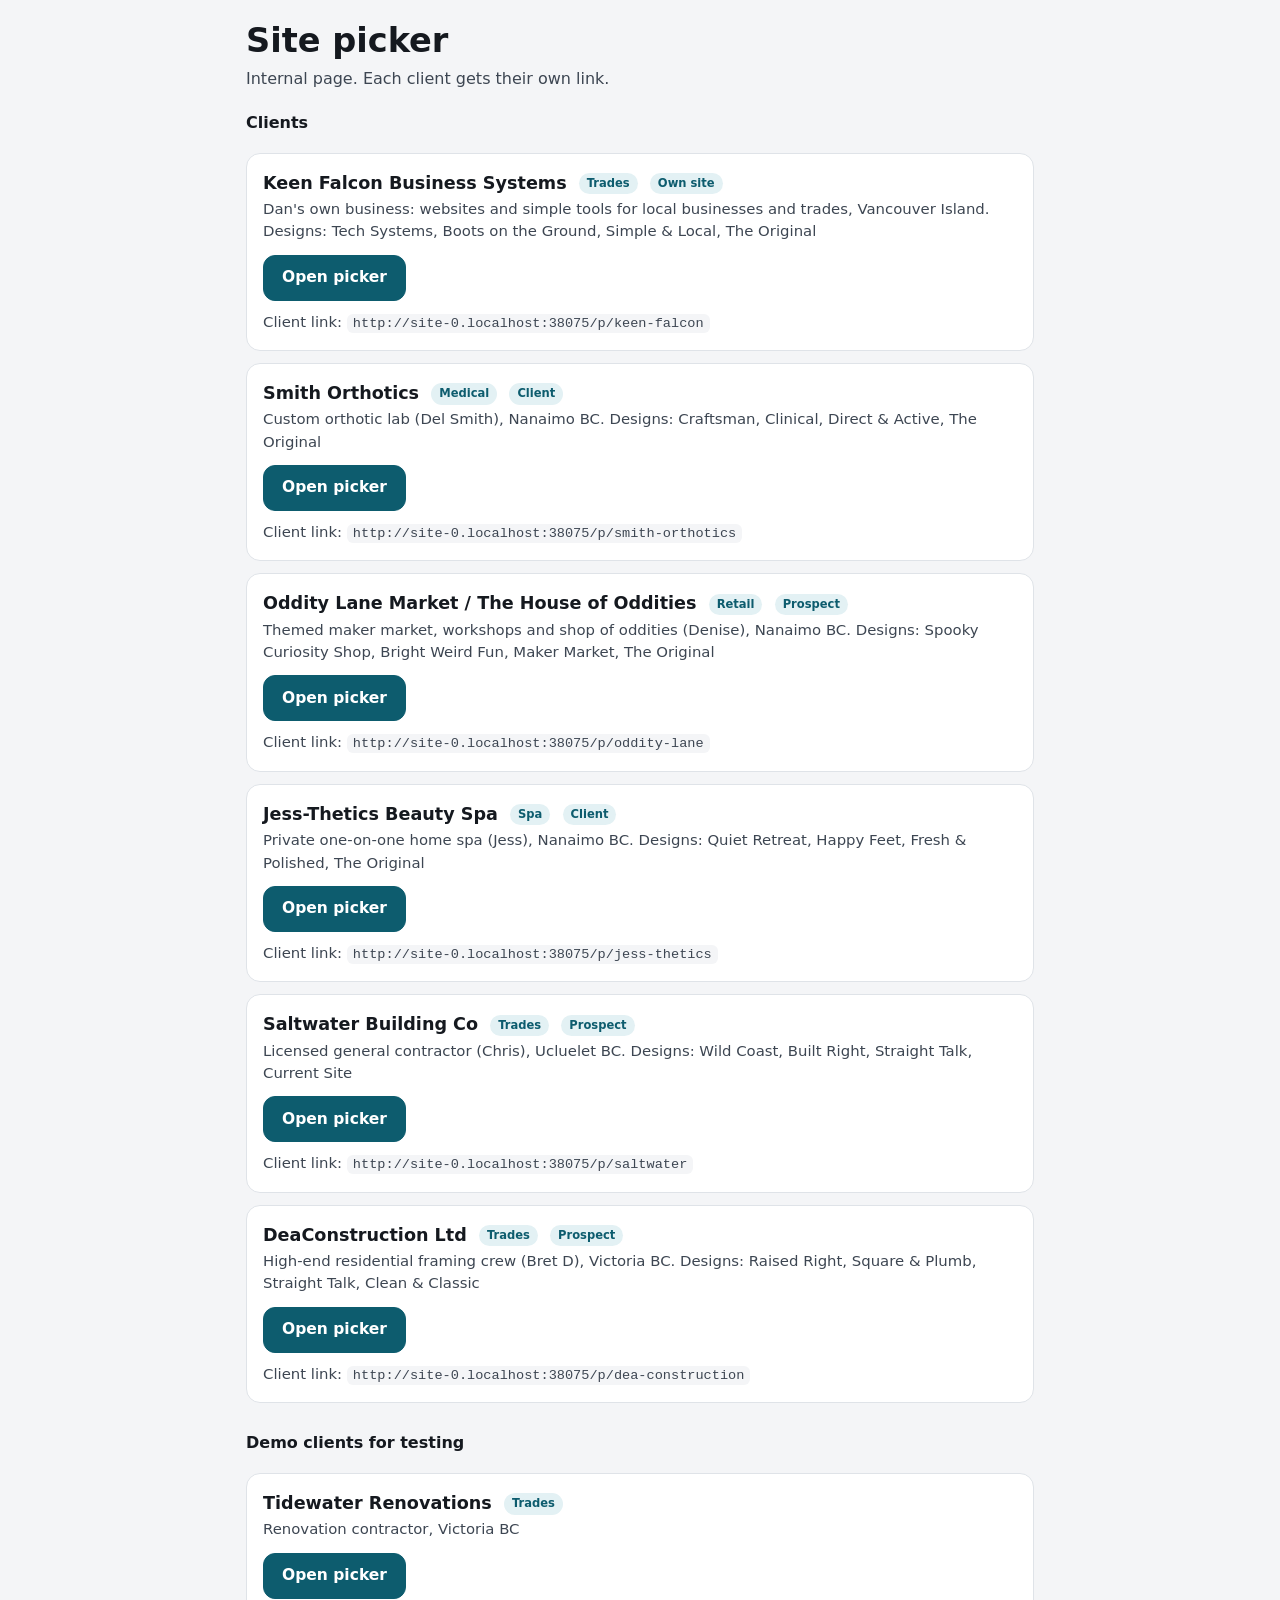
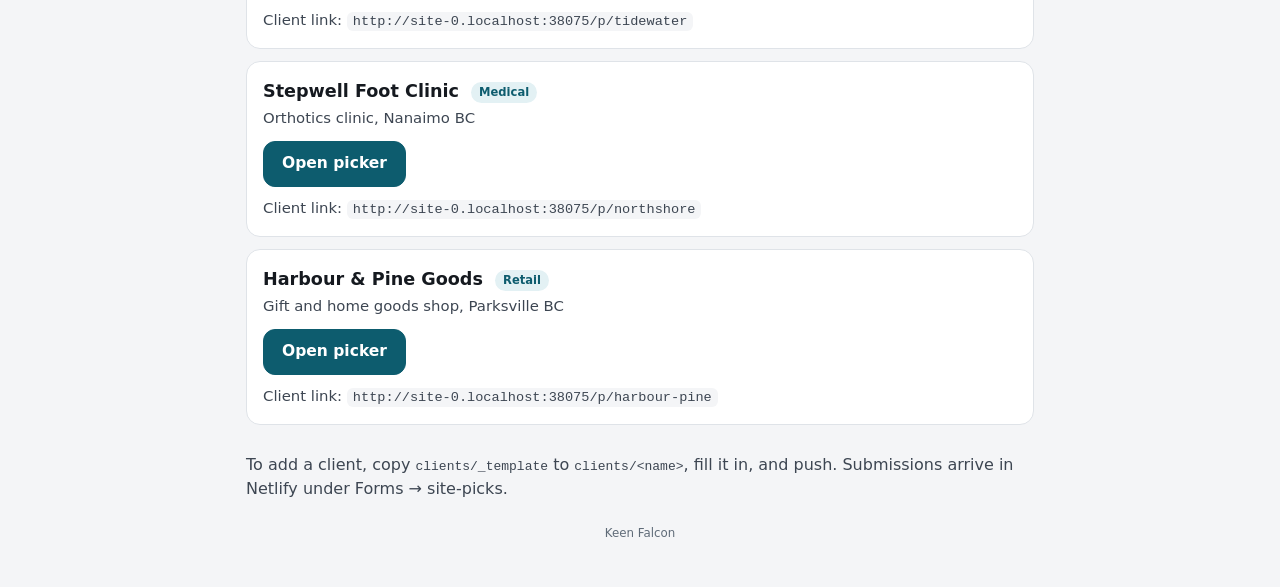
<file: index.html>
<!DOCTYPE html>
<html lang="en">
<head>
  <meta charset="utf-8">
  <meta name="viewport" content="width=device-width, initial-scale=1">
  <meta name="robots" content="noindex, nofollow">
  <title>Site picker</title>
  <link rel="stylesheet" href="/css/picker.css">
  <style>
    .k-list { display: grid; gap: 12px; margin: 18px 0 28px; padding: 0; list-style: none; }
    .k-list li { background: #fff; border: 1px solid var(--k-line); border-radius: var(--k-radius); padding: 16px; }
    .k-list h2 { margin: 0 0 2px; font-size: 1.1rem; }
    .k-list p { margin: 0 0 12px; color: var(--k-ink-2); font-size: .93rem; }
    .k-list .row { display: flex; flex-wrap: wrap; gap: 8px; }
    .k-list code { font-size: .85rem; background: var(--k-bg); padding: 2px 6px; border-radius: 6px; word-break: break-all; }
    .k-tag { display: inline-block; font-size: .72rem; font-weight: 750; padding: 2px 8px; border-radius: 99px; background: var(--k-brand-soft); color: var(--k-brand); margin-left: 6px; vertical-align: middle; }
  </style>
</head>
<body>
  <main class="k-page" style="padding-bottom:40px">
    <h1>Site picker</h1>
    <p class="k-intro">Internal page. Each client gets their own link.</p>
    <h2 style="font-size:1rem;margin:18px 0 0">Clients</h2>
    <ul class="k-list">
      <li>
        <h2>Keen Falcon Business Systems <span class="k-tag">Trades</span> <span class="k-tag">Own site</span></h2>
        <p>Dan's own business: websites and simple tools for local businesses and trades, Vancouver Island. Designs: Tech Systems, Boots on the Ground, Simple &amp; Local, The Original</p>
        <div class="row"><a class="k-btn primary" href="/picker.html?client=keen-falcon">Open picker</a></div>
        <p style="margin:10px 0 0">Client link: <code class="k-link" data-slug="keen-falcon"></code></p>
      </li>
      <li>
        <h2>Smith Orthotics <span class="k-tag">Medical</span> <span class="k-tag">Client</span></h2>
        <p>Custom orthotic lab (Del Smith), Nanaimo BC. Designs: Craftsman, Clinical, Direct &amp; Active, The Original</p>
        <div class="row"><a class="k-btn primary" href="/picker.html?client=smith-orthotics">Open picker</a></div>
        <p style="margin:10px 0 0">Client link: <code class="k-link" data-slug="smith-orthotics"></code></p>
      </li>
      <li>
        <h2>Oddity Lane Market / The House of Oddities <span class="k-tag">Retail</span> <span class="k-tag">Prospect</span></h2>
        <p>Themed maker market, workshops and shop of oddities (Denise), Nanaimo BC. Designs: Spooky Curiosity Shop, Bright Weird Fun, Maker Market, The Original</p>
        <div class="row"><a class="k-btn primary" href="/picker.html?client=oddity-lane">Open picker</a></div>
        <p style="margin:10px 0 0">Client link: <code class="k-link" data-slug="oddity-lane"></code></p>
      </li>
      <li>
        <h2>Jess-Thetics Beauty Spa <span class="k-tag">Spa</span> <span class="k-tag">Client</span></h2>
        <p>Private one-on-one home spa (Jess), Nanaimo BC. Designs: Quiet Retreat, Happy Feet, Fresh &amp; Polished, The Original</p>
        <div class="row"><a class="k-btn primary" href="/picker.html?client=jess-thetics">Open picker</a></div>
        <p style="margin:10px 0 0">Client link: <code class="k-link" data-slug="jess-thetics"></code></p>
      </li>
      <li>
        <h2>Saltwater Building Co <span class="k-tag">Trades</span> <span class="k-tag">Prospect</span></h2>
        <p>Licensed general contractor (Chris), Ucluelet BC. Designs: Wild Coast, Built Right, Straight Talk, Current Site</p>
        <div class="row"><a class="k-btn primary" href="/picker.html?client=saltwater">Open picker</a></div>
        <p style="margin:10px 0 0">Client link: <code class="k-link" data-slug="saltwater"></code></p>
      </li>
      <li>
        <h2>DeaConstruction Ltd <span class="k-tag">Trades</span> <span class="k-tag">Prospect</span></h2>
        <p>High-end residential framing crew (Bret D), Victoria BC. Designs: Raised Right, Square &amp; Plumb, Straight Talk, Clean &amp; Classic</p>
        <div class="row"><a class="k-btn primary" href="/picker.html?client=dea-construction">Open picker</a></div>
        <p style="margin:10px 0 0">Client link: <code class="k-link" data-slug="dea-construction"></code></p>
      </li>
    </ul>
    <h2 style="font-size:1rem;margin:18px 0 0">Demo clients for testing</h2>
    <ul class="k-list">
      <li>
        <h2>Tidewater Renovations <span class="k-tag">Trades</span></h2>
        <p>Renovation contractor, Victoria BC</p>
        <div class="row"><a class="k-btn primary" href="/picker.html?client=tidewater">Open picker</a></div>
        <p style="margin:10px 0 0">Client link: <code class="k-link" data-slug="tidewater"></code></p>
      </li>
      <li>
        <h2>Stepwell Foot Clinic <span class="k-tag">Medical</span></h2>
        <p>Orthotics clinic, Nanaimo BC</p>
        <div class="row"><a class="k-btn primary" href="/picker.html?client=northshore">Open picker</a></div>
        <p style="margin:10px 0 0">Client link: <code class="k-link" data-slug="northshore"></code></p>
      </li>
      <li>
        <h2>Harbour &amp; Pine Goods <span class="k-tag">Retail</span></h2>
        <p>Gift and home goods shop, Parksville BC</p>
        <div class="row"><a class="k-btn primary" href="/picker.html?client=harbour-pine">Open picker</a></div>
        <p style="margin:10px 0 0">Client link: <code class="k-link" data-slug="harbour-pine"></code></p>
      </li>
    </ul>
    <p class="k-intro">To add a client, copy <code>clients/_template</code> to <code>clients/&lt;name&gt;</code>, fill it in, and push. Submissions arrive in Netlify under Forms → site-picks.</p>
    <p class="k-credit">Keen Falcon</p>
  </main>
  <script>
    document.querySelectorAll(".k-link").forEach(function (el) {
      el.textContent = location.origin + "/p/" + el.getAttribute("data-slug");
    });
  </script>
</body>
</html>
</file>
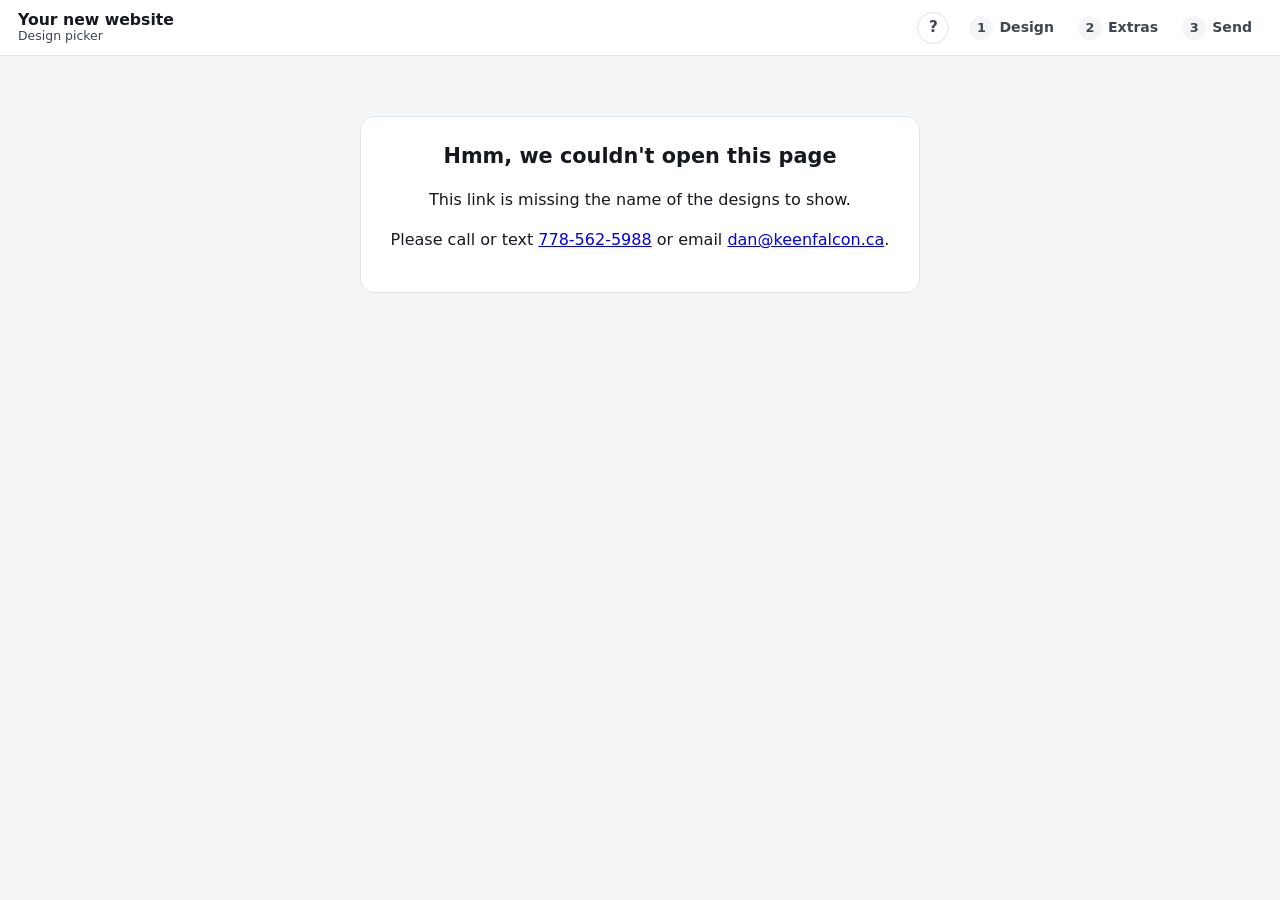
<file: picker.html>
<!DOCTYPE html>
<html lang="en">
<head>
  <meta charset="utf-8">
  <meta name="viewport" content="width=device-width, initial-scale=1, viewport-fit=cover">
  <meta name="robots" content="noindex, nofollow">
  <meta name="theme-color" content="#ffffff">
  <title>Design your website</title>
  <meta name="description" content="Pick the look of your new website, section by section.">
  <link rel="preconnect" href="https://fonts.googleapis.com">
  <link rel="preconnect" href="https://fonts.gstatic.com" crossorigin>
  <link rel="stylesheet" href="/css/picker.css">
  <link rel="stylesheet" href="/css/sections.css">
</head>
<body>
  <a class="k-skip" href="#main">Skip to content</a>

  <header class="k-top">
    <div class="k-title">
      <strong id="k-biz">Your new website</strong>
      <span id="k-where" aria-live="polite">Design picker</span>
    </div>
    <button type="button" class="k-help" data-welcome aria-label="How this works">?</button>
    <nav aria-label="Steps">
      <ol class="k-steps">
        <li><button type="button" data-view="design"><span class="n">1</span><span class="lbl"><span class="k-sr">Step 1 </span>Design</span></button></li>
        <li><button type="button" data-view="addons"><span class="n">2</span><span class="lbl"><span class="k-sr">Step 2 </span>Extras</span></button></li>
        <li><button type="button" data-view="review"><span class="n">3</span><span class="lbl"><span class="k-sr">Step 3 </span>Send</span></button></li>
      </ol>
    </nav>
  </header>

  <main id="main" tabindex="-1">
    <div id="k-loading" class="k-msg" role="status">Loading your designs…</div>
    <div id="k-error" class="k-msg" hidden></div>

    <!-- Step 1: pick sections -->
    <div id="view-design" class="k-design" hidden>
      <aside id="k-panel" class="k-panel" aria-label="Design choices">
        <div class="k-panel-head">
          <div class="k-sheet-head">
            <strong id="k-sheet-title">More</strong>
            <button type="button" class="k-btn small" data-welcome>How this works</button>
            <button type="button" class="k-btn small" id="k-sheet-x">Done</button>
          </div>
          <div class="k-progress">
            <span id="k-progress-text">0 of 7 sections picked</span>
            <div class="k-progress-bar" aria-hidden="true"><span id="k-progress-fill"></span></div>
          </div>
        </div>
        <div id="k-rows" class="k-rows"></div>
        <div class="k-panel-nav">
          <button type="button" class="k-icon-btn" id="k-prev" aria-label="Previous section">
            <svg viewBox="0 0 24 24" fill="none" stroke="currentColor" stroke-width="2.4" stroke-linecap="round" stroke-linejoin="round" aria-hidden="true"><path d="M15 5l-7 7 7 7"/></svg>
          </button>
          <button type="button" class="k-btn small k-expand" id="k-expand" aria-expanded="false" aria-controls="k-rows">All sections</button>
          <span class="k-step-count" id="k-step-count">1 / 9</span>
          <button type="button" class="k-btn small toggle" id="k-edit-mobile" aria-pressed="false">Edit text</button>
          <button type="button" class="k-icon-btn" id="k-next" aria-label="Next section">
            <svg viewBox="0 0 24 24" fill="none" stroke="currentColor" stroke-width="2.4" stroke-linecap="round" stroke-linejoin="round" aria-hidden="true"><path d="M9 5l7 7-7 7"/></svg>
          </button>
        </div>
        <div class="k-panel-foot">
          <button type="button" class="k-btn primary" style="width:100%" data-go="addons">Next: choose extras</button>
          <p class="k-credit" id="k-credit"></p>
        </div>
      </aside>
      <div class="k-scrim" id="k-scrim" hidden></div>

      <!-- Phones: one slim bar that follows the section in view -->
      <div class="k-bar" id="k-bar" role="region" aria-label="Pick this section">
        <p class="k-bar-hint" id="k-bar-hint" hidden></p>
        <div class="k-bar-lbl"><small id="k-bar-sub">Top of page</small><strong id="k-bar-name"></strong><button type="button" class="k-bar-pick" id="k-bar-pick" hidden>&#10003; Pick this</button></div>
        <div class="k-bar-opts" id="k-bar-opts" role="group" aria-label="Options"></div>
        <button type="button" class="k-bar-more" id="k-more" aria-expanded="false" aria-controls="k-panel" aria-label="More: notes, reactions, edit text, all sections">
          <svg viewBox="0 0 24 24" fill="currentColor" aria-hidden="true"><circle cx="5" cy="12" r="2.2"/><circle cx="12" cy="12" r="2.2"/><circle cx="19" cy="12" r="2.2"/></svg>
        </button>
      </div>

      <div class="k-toast" id="k-note" role="status" aria-live="polite" hidden></div>

      <div class="k-preview">
        <div class="k-preview-bar">
          <div class="k-seg" role="group" aria-label="Preview size">
            <button type="button" data-size="desktop" aria-pressed="true">Computer</button>
            <button type="button" data-size="phone" aria-pressed="false">Phone</button>
          </div>
          <button type="button" class="k-btn small toggle" id="k-edit" aria-pressed="false">
            <svg viewBox="0 0 24 24" fill="none" stroke="currentColor" stroke-width="2" stroke-linecap="round" stroke-linejoin="round" aria-hidden="true"><path d="M4 20h4L19 9l-4-4L4 16z"/><path d="M13 7l4 4"/></svg>
            Edit text
          </button>
        </div>
        <div class="k-orig-wrap"><div id="k-orig-banner" class="k-orig-banner" role="status" hidden>You're viewing your current website (Original)</div></div>
        <div id="k-edit-banner" class="k-edit-banner" role="status" hidden>
          <span>Tap any heading or paragraph to change the wording.</span>
          <button type="button" class="k-btn small" id="k-edit-done">Done</button>
        </div>
        <div id="k-frame" class="k-site-frame">
          <div id="site" class="site" aria-label="Website preview"></div>
        </div>
        <div class="k-after" id="k-after">
          <p>All parts done? Now pick your colours.</p>
          <button type="button" class="k-btn primary" id="k-to-style">Next: colours</button>
        </div>
      </div>
    </div>

    <!-- Step 2: extras -->
    <div id="view-addons" hidden>
      <div class="k-page">
        <h1 tabindex="-1">Any extras?</h1>
        <p class="k-intro">Tick anything you'd like on your site. Not sure? Leave it, and we can talk it through.</p>
        <div id="k-addon-groups"></div>
      </div>
      <div class="k-bottom-bar">
        <button type="button" class="k-btn" data-go="design">Back</button>
        <span class="grow" id="k-addon-count" aria-live="polite">0 extras picked</span>
        <button type="button" class="k-btn primary" data-go="review">Review &amp; send</button>
      </div>
    </div>

    <!-- Step 3: review + send -->
    <div id="view-review" hidden>
      <div class="k-page">
        <h1 tabindex="-1">Review your picks</h1>
        <p class="k-intro">Check everything looks right. Add any notes, then tap send.</p>
        <section class="k-next" aria-labelledby="k-next-h">
          <h2 id="k-next-h">What happens next</h2>
          <ol>
            <li><strong>Pick your favourites.</strong> Your choices are a starting point, not the final site.</li>
            <li><strong>Tell us what to change.</strong> Wording, photos, anything. Use the notes box below.</li>
            <li><strong>We send you a polished version.</strong> We customize it for your business and send it back for you to look over.</li>
          </ol>
        </section>
        <div id="k-summary"></div>

        <form id="k-send" class="k-form" method="POST" action="/" novalidate>
          <h2>Your details</h2>
          <input type="hidden" name="form-name" value="site-picks">
          <p class="k-hp"><label>Leave this empty <input name="bot-field" tabindex="-1" autocomplete="off"></label></p>
          <div class="k-two">
            <div class="k-field"><label for="f-name">Your name</label><input id="f-name" name="name" autocomplete="name" required></div>
            <div class="k-field"><label for="f-business">Business name</label><input id="f-business" name="business" autocomplete="organization"></div>
          </div>
          <div class="k-two">
            <div class="k-field"><label for="f-email">Email</label><input id="f-email" name="email" type="email" autocomplete="email" inputmode="email" required></div>
            <div class="k-field"><label for="f-phone">Phone <span class="opt">(optional)</span></label><input id="f-phone" name="phone" type="tel" autocomplete="tel" inputmode="tel"></div>
          </div>
          <div class="k-field"><label for="f-notes">Anything else? <span class="opt">(optional)</span></label>
            <textarea id="f-notes" name="notes" placeholder="Colours you love, sites you like, photos you have, deadlines…"></textarea></div>
          <p class="k-how">Add any notes, then tap send.</p>
          <div id="k-send-error" class="k-error" role="alert" hidden></div>
          <button type="submit" class="k-btn primary" id="k-submit">Send my picks</button>
        </form>
      </div>
    </div>

    <!-- Thank you -->
    <div id="view-done" hidden>
      <div class="k-page k-done">
        <div class="tick" aria-hidden="true"><svg viewBox="0 0 24 24" fill="none" stroke="currentColor" stroke-width="2.6" stroke-linecap="round" stroke-linejoin="round"><path d="M5 12l5 5L20 7"/></svg></div>
        <h1 tabindex="-1" id="k-done-title">Thanks! Your picks are in.</h1>
        <p class="k-intro" id="k-done-text"></p>
        <button type="button" class="k-btn" data-go="design">Back to my design</button>
      </div>
    </div>
  </main>

  <!-- First-visit "How this works" card (reopen with ? or More) -->
  <div class="k-welcome" id="k-welcome" hidden>
    <div class="k-welcome-card" role="dialog" aria-modal="true" aria-labelledby="k-welcome-h">
      <h2 id="k-welcome-h">How this works</h2>
      <ol>
        <li><span class="k-wi" aria-hidden="true"><svg viewBox="0 0 24 24" fill="none" stroke="currentColor" stroke-width="2.4" stroke-linecap="round" stroke-linejoin="round"><path d="M12 4v15M6 13l6 6 6-6"/></svg></span><span>Scroll down to look at your website.</span></li>
        <li><span class="k-wi pills" aria-hidden="true" id="k-wi-pills"><i>A</i><i>B</i><i>C</i></span><span>Tap <b id="k-w-letters">A, B or C</b> <span id="k-w-where">at the bottom</span> to try a different look.</span></li>
        <li><span class="k-wi pick" aria-hidden="true" id="k-wi-pick">&#10003; Pick</span><span id="k-w-pick">Like it? Tap <b>&#10003; Pick</b> and keep scrolling.</span></li>
      </ol>
      <p class="k-welcome-end">When you're done, tap Send. We'll polish it and send it back.</p>
      <button type="button" class="k-btn primary k-welcome-go" id="k-welcome-go">Got it, let's start</button>
    </div>
  </div>

  <!-- Static copy of the form so Netlify detects it at deploy time. Keep field names in sync with picker.js. -->
  <form name="site-picks" data-netlify="true" netlify-honeypot="bot-field" hidden>
    <input type="hidden" name="form-name" value="site-picks">
    <input name="bot-field">
    <input name="client">
    <input name="lead_type">
    <input name="name">
    <input name="business">
    <input name="email">
    <input name="phone">
    <textarea name="notes"></textarea>
    <textarea name="sections"></textarea>
    <textarea name="style"></textarea>
    <textarea name="text_changes"></textarea>
    <textarea name="change_requests"></textarea>
    <textarea name="reactions"></textarea>
    <input name="helper_used">
    <textarea name="addons"></textarea>
    <textarea name="price_estimate"></textarea>
    <textarea name="picks_json"></textarea>
  </form>

  <!-- Static copy of the studio-activity form so Netlify detects it at deploy time. Sent by js/activity.js. -->
  <form name="studio-activity" data-netlify="true" netlify-honeypot="bot-field" hidden>
    <input type="hidden" name="form-name" value="studio-activity">
    <input name="bot-field">
    <input name="event">
    <input name="template">
    <textarea name="picks"></textarea>
    <input name="page">
    <input name="referrer">
    <input name="device">
    <input name="time">
  </form>

  <script src="/js/settings.js"></script>
  <script src="/js/defaults.js"></script>
  <script src="/js/addons.js"></script>
  <script src="/js/sections.js"></script>
  <script src="/js/speech.js"></script>
  <script src="/js/activity.js"></script>
  <script src="/js/picker.js"></script>
  <script src="/js/guide.js"></script>
</body>
</html>
</file>
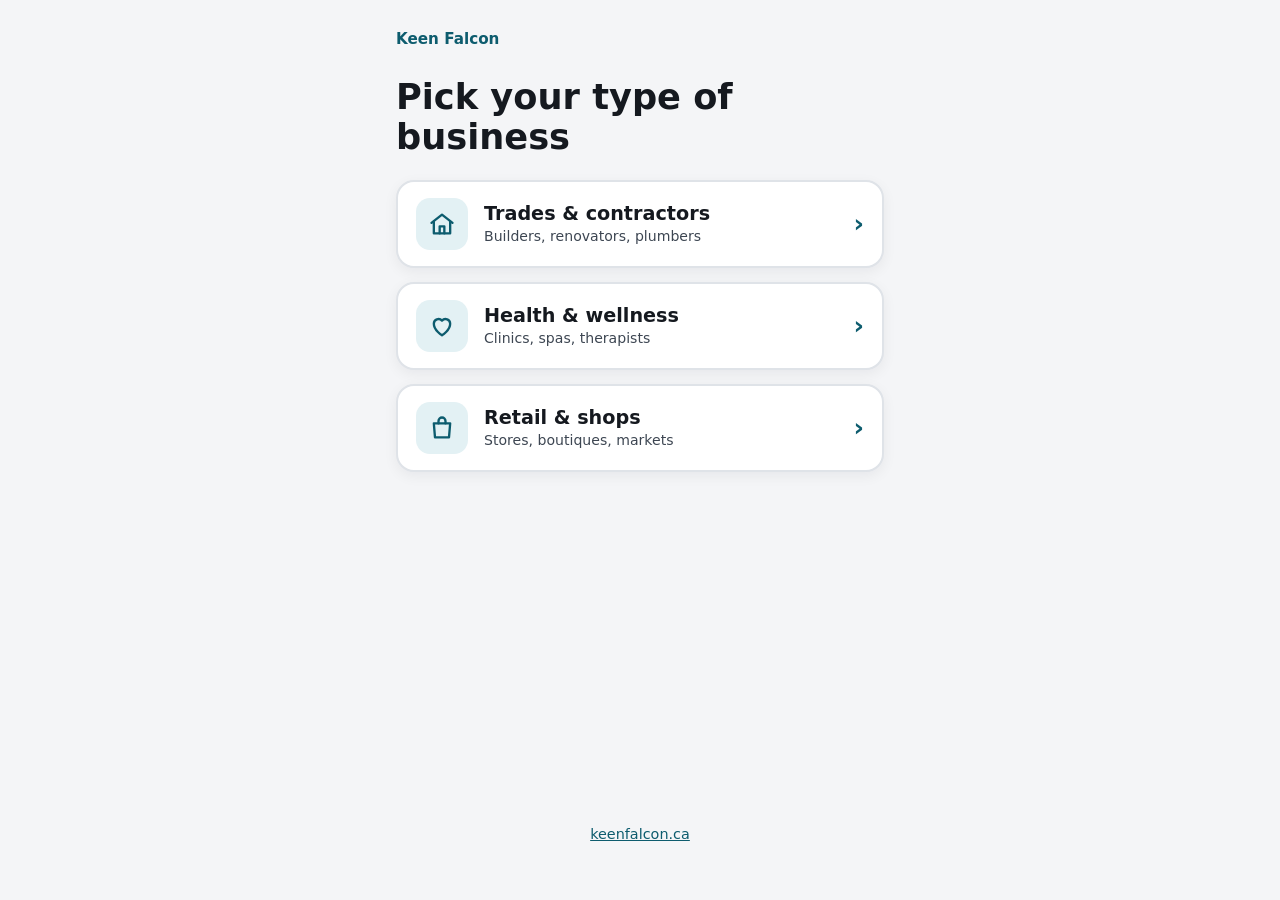
<file: try.html>
<!DOCTYPE html>
<html lang="en">
<head>
  <meta charset="utf-8">
  <meta name="viewport" content="width=device-width, initial-scale=1, viewport-fit=cover">
  <meta name="theme-color" content="#ffffff">
  <title>Try it yourself | Keen Falcon</title>
  <meta name="description" content="Pick a look for a sample business website, section by section.">
  <link rel="stylesheet" href="/css/picker.css">
  <style>
    .t-wrap { max-width: 520px; margin: 0 auto; padding: 28px 16px 40px; min-height: 100dvh; display: flex; flex-direction: column; }
    .t-brand { font-weight: 800; font-size: .95rem; color: var(--k-brand); text-decoration: none; margin-bottom: 26px; align-self: flex-start; }
    .t-wrap h1 { font-size: clamp(1.6rem, 6.5vw, 2.2rem); line-height: 1.15; margin: 0 0 22px; }
    .t-sub { color: var(--k-ink-2); margin: 0 0 22px; font-size: 1rem; }
    .t-list { list-style: none; margin: 0; padding: 0; display: grid; gap: 14px; }
    .t-btn { display: flex; align-items: center; gap: 16px; min-height: 84px; padding: 16px 18px; border-radius: 18px; border: 2px solid var(--k-line); background: #fff;
      color: var(--k-ink); text-decoration: none; font-weight: 800; font-size: 1.2rem; line-height: 1.2; box-shadow: 0 4px 14px rgba(15,23,42,.06); }
    .t-btn:hover, .t-btn:focus-visible { border-color: var(--k-brand); background: var(--k-brand-soft); }
    .t-btn small { display: block; font-weight: 500; font-size: .88rem; color: var(--k-ink-2); margin-top: 3px; }
    .t-ic { flex: none; display: grid; place-items: center; width: 52px; height: 52px; border-radius: 14px; background: var(--k-brand-soft); color: var(--k-brand); }
    .t-ic svg { width: 28px; height: 28px; }
    .t-go { margin-left: auto; flex: none; color: var(--k-brand); font-size: 1.6rem; font-weight: 700; }
    .t-foot { margin-top: auto; padding-top: 30px; color: var(--k-ink-2); font-size: .9rem; text-align: center; }
    .t-foot a { color: var(--k-brand); }
  </style>
</head>
<body>
  <main class="t-wrap">
    <a class="t-brand" href="https://keenfalcon.ca">Keen Falcon</a>
    <h1>Pick your type of business</h1>
    <ul class="t-list">
      <li><a class="t-btn" href="/picker.html?client=tidewater&amp;demo=1">
        <span class="t-ic" aria-hidden="true"><svg viewBox="0 0 24 24" fill="none" stroke="currentColor" stroke-width="2" stroke-linecap="round" stroke-linejoin="round"><path d="M3 11l9-7 9 7"/><path d="M5 10v10h14V10"/><path d="M10 20v-6h4v6"/></svg></span>
        <span>Trades &amp; contractors<small>Builders, renovators, plumbers</small></span><span class="t-go" aria-hidden="true">&rsaquo;</span></a></li>
      <li><a class="t-btn" href="/picker.html?client=northshore&amp;demo=1">
        <span class="t-ic" aria-hidden="true"><svg viewBox="0 0 24 24" fill="none" stroke="currentColor" stroke-width="2" stroke-linecap="round" stroke-linejoin="round"><path d="M12 20s-7-4.4-7-10a4 4 0 0 1 7-2.6A4 4 0 0 1 19 10c0 5.6-7 10-7 10z"/></svg></span>
        <span>Health &amp; wellness<small>Clinics, spas, therapists</small></span><span class="t-go" aria-hidden="true">&rsaquo;</span></a></li>
      <li><a class="t-btn" href="/picker.html?client=harbour-pine&amp;demo=1">
        <span class="t-ic" aria-hidden="true"><svg viewBox="0 0 24 24" fill="none" stroke="currentColor" stroke-width="2" stroke-linecap="round" stroke-linejoin="round"><path d="M5 8h14l-1 12H6z"/><path d="M9 8V6a3 3 0 0 1 6 0v2"/></svg></span>
        <span>Retail &amp; shops<small>Stores, boutiques, markets</small></span><span class="t-go" aria-hidden="true">&rsaquo;</span></a></li>
    </ul>
    <p class="t-foot"><a href="https://keenfalcon.ca">keenfalcon.ca</a></p>
  </main>

  <!-- Static copy of the studio-activity form so Netlify detects it at deploy time. Sent by js/activity.js. -->
  <form name="studio-activity" data-netlify="true" netlify-honeypot="bot-field" hidden>
    <input type="hidden" name="form-name" value="studio-activity">
    <input name="bot-field">
    <input name="event">
    <input name="template">
    <textarea name="picks"></textarea>
    <input name="page">
    <input name="referrer">
    <input name="device">
    <input name="time">
  </form>

  <script src="/js/activity.js"></script>
  <script>
    /* "started" when they tap a template (once per session). The ping uses keepalive, so the page opens as normal. */
    document.querySelectorAll(".t-btn").forEach(function (a) {
      a.addEventListener("click", function (e) {
        if (!e.isTrusted || !window.KF_ACTIVITY) return;
        var slug = (a.getAttribute("href").match(/client=([\w-]+)/) || [])[1];
        KF_ACTIVITY.started(KF_ACTIVITY.template(slug));
      });
    });
  </script>
</body>
</html>
</file>
<file: css/picker.css>
/* Picker chrome (panel, top bar, extras and review screens). */
:root {
  --k-ink: #15191f; --k-ink-2: #3d4652; --k-line: #dfe3e8; --k-bg: #f4f5f7; --k-panel: #ffffff;
  --k-brand: #0d5c6e; --k-brand-ink: #ffffff; --k-brand-soft: #e3f1f4; --k-warm: #b45309; --k-ok: #15803d;
  --k-radius: 14px; --k-top: 56px; --k-panel-h: 200px;
  --k-font: system-ui, -apple-system, "Segoe UI", Roboto, Helvetica, Arial, sans-serif;
}
*, *::before, *::after { box-sizing: border-box; }
html { -webkit-text-size-adjust: 100%; }
body { margin: 0; font-family: var(--k-font); color: var(--k-ink); background: var(--k-bg); line-height: 1.5; }
button, input, textarea { font: inherit; color: inherit; }
button { cursor: pointer; }
[hidden] { display: none !important; }
.k-sr { position: absolute; width: 1px; height: 1px; overflow: hidden; clip: rect(0 0 0 0); white-space: nowrap; }
.k-skip { position: absolute; left: 8px; top: -60px; z-index: 100; background: var(--k-ink); color: #fff; padding: 10px 14px; border-radius: 8px; }
.k-skip:focus { top: 8px; }
:focus-visible { outline: 3px solid #2563eb; outline-offset: 2px; }

/* ---------- buttons ---------- */
.k-btn { display: inline-flex; align-items: center; justify-content: center; gap: 8px; min-height: 46px; padding: 0 18px;
  border-radius: 12px; border: 1.5px solid var(--k-line); background: #fff; font-weight: 650; font-size: .97rem; text-decoration: none; color: var(--k-ink); }
.k-btn:hover { border-color: #b9c1cb; }
.k-btn.primary { background: var(--k-brand); border-color: var(--k-brand); color: var(--k-brand-ink); }
.k-btn.primary:hover { background: #0a4a59; }
.k-btn.small { min-height: 44px; padding: 0 12px; font-size: .9rem; }
.k-btn[aria-pressed="true"].toggle { background: var(--k-ink); border-color: var(--k-ink); color: #fff; }
.k-btn svg { width: 18px; height: 18px; flex: none; }
.k-icon-btn { display: grid; place-items: center; width: 46px; height: 46px; border-radius: 12px; border: 1.5px solid var(--k-line); background: #fff; }
.k-icon-btn svg { width: 20px; height: 20px; }
.k-icon-btn:disabled { opacity: .35; cursor: default; }

/* ---------- top bar ---------- */
.k-top { position: sticky; top: 0; z-index: 60; height: var(--k-top); display: flex; align-items: center; gap: 10px; padding: 0 12px;
  background: #fff; border-bottom: 1px solid var(--k-line); }
.k-title { min-width: 0; margin-right: auto; }
.k-title strong { display: block; font-size: .98rem; line-height: 1.2; white-space: nowrap; overflow: hidden; text-overflow: ellipsis; }
.k-title span { display: block; font-size: .78rem; color: var(--k-ink-2); line-height: 1.2; white-space: nowrap; overflow: hidden; text-overflow: ellipsis; }
.k-steps { display: flex; gap: 4px; margin: 0; padding: 0; list-style: none; }
.k-steps button { min-height: 44px; min-width: 44px; padding: 0 10px; border: 0; border-radius: 10px; background: transparent; font-weight: 650; font-size: .88rem; color: var(--k-ink-2); display: flex; align-items: center; gap: 6px; }
.k-steps button .n { display: grid; place-items: center; width: 24px; height: 24px; border-radius: 50%; background: var(--k-bg); font-size: .8rem; }
.k-steps button[aria-current="step"] { color: var(--k-ink); }
.k-steps button[aria-current="step"] .n { background: var(--k-brand); color: #fff; }
.k-steps button.done .n { background: var(--k-ok, #15803d); color: #fff; }
/* Phones: tiny label under each number so the steps explain themselves. */
.k-steps button { flex-direction: column; justify-content: center; gap: 1px; padding: 0 4px; min-width: 46px; }
.k-steps .lbl { font-size: .64rem; line-height: 1.1; font-weight: 650; }
.k-steps button .n { width: 22px; height: 22px; }
@media (min-width: 700px) {
  .k-steps button { flex-direction: row; gap: 6px; padding: 0 10px; }
  .k-steps .lbl { font-size: .88rem; }
  .k-steps button .n { width: 24px; height: 24px; }
  .k-top { padding: 0 18px; }
}

/* ---------- design view layout ---------- */
.k-design { display: block; }
.k-preview { padding: 0 0 calc(var(--k-panel-h) + 16px); }
.k-preview-bar { display: none; }
.k-site-frame { margin: 0 auto; background: #fff; transition: max-width .25s ease; }
.k-edit-banner { position: sticky; top: var(--k-top); z-index: 40; display: flex; align-items: center; justify-content: space-between; gap: 10px;
  padding: 8px 12px; background: #fef3c7; color: #5b3a00; font-size: .9rem; font-weight: 600; border-bottom: 1px solid #f2d27a; }

/* Editable text in the preview */
.site.editing [data-edit] { outline: 2px dashed color-mix(in srgb, #d97706 70%, transparent); outline-offset: 3px; border-radius: 3px; cursor: text; }
.site.editing [data-edit]:focus { outline: 3px solid #d97706; background: color-mix(in srgb, #fde68a 35%, transparent); }
.site [data-edit].edited { box-shadow: inset 0 -3px 0 color-mix(in srgb, #d97706 55%, transparent); }
.site > section { scroll-margin-top: calc(var(--k-top) + 8px); position: relative; }
.site > section.flash { animation: kflash 1s ease; }
@keyframes kflash { 0% { box-shadow: inset 0 0 0 4px #2563eb; } 100% { box-shadow: inset 0 0 0 4px transparent; } }
.k-sec-tag { position: absolute; bottom: 8px; right: 8px; z-index: 20; padding: 4px 10px; border-radius: 99px; background: rgba(21,25,31,.82); color: #fff;
  font: 650 .75rem/1.3 var(--k-font); pointer-events: none; }

/* ---------- panel (bottom sheet on phones) ---------- */
.k-panel { position: fixed; left: 0; right: 0; bottom: 0; z-index: 50; background: var(--k-panel); border-radius: 18px 18px 0 0;
  box-shadow: 0 -10px 30px rgba(15,23,42,.18); display: flex; flex-direction: column; max-height: 78vh; max-height: 78dvh;
  padding-bottom: env(safe-area-inset-bottom); }
.k-panel-head { padding: 10px 14px 6px; }
.k-progress { display: flex; align-items: center; gap: 10px; font-size: .85rem; font-weight: 650; color: var(--k-ink-2); }
.k-progress-bar { flex: 1; height: 8px; border-radius: 99px; background: var(--k-bg); overflow: hidden; }
.k-progress-bar span { display: block; height: 100%; width: 0; background: var(--k-ok); border-radius: 99px; transition: width .3s ease; }
.k-rows { overflow-y: auto; padding: 0 14px; overscroll-behavior: contain; }
.k-row { padding: 10px 0 12px; border-bottom: 1px solid var(--k-line); }
.k-row:last-child { border-bottom: 0; }
.k-row-head { display: flex; align-items: baseline; justify-content: space-between; gap: 8px; margin-bottom: 8px; }
.k-row-head h2 { font-size: 1rem; margin: 0; }
.k-row-head h2 small { font-weight: 500; color: var(--k-ink-2); font-size: .82rem; margin-left: 6px; }
.k-status { font-size: .8rem; font-weight: 650; color: var(--k-ink-2); white-space: nowrap; }
.k-status.done { color: var(--k-ok); }
.k-opts { display: grid; grid-template-columns: repeat(var(--n, 3), 1fr); gap: 8px; }
.k-opt { min-height: 56px; padding: 6px 4px; border: 2px solid var(--k-line); border-radius: 12px; background: #fff;
  display: flex; flex-direction: column; align-items: center; justify-content: center; gap: 1px; line-height: 1.15; }
.k-opt .l { font-weight: 800; font-size: 1.05rem; }
.k-opt .d { font-size: .74rem; color: var(--k-ink-2); text-align: center; }
.k-opt.orig { background: #fff8db; border-color: #e6c14d; }
.k-opt.orig .d { color: #5b4500; font-weight: 700; }
.k-opt.showing { border-style: dashed; border-color: #9aa5b1; }
.k-opt[aria-pressed="true"] { border-color: var(--k-brand); border-style: solid; background: var(--k-brand-soft); box-shadow: inset 0 0 0 1px var(--k-brand); }
.k-opt[aria-pressed="true"] .l::after { content: " \2713"; color: var(--k-brand); }
.k-swatch { display: flex; gap: 3px; margin-bottom: 3px; }
.k-swatch i { width: 14px; height: 14px; border-radius: 50%; border: 1px solid rgba(0,0,0,.15); }
.k-aa { font-size: 1.35rem; line-height: 1; margin-bottom: 2px; }
.k-edits-note { font-size: .78rem; color: var(--k-warm); font-weight: 650; margin-top: 6px; }
.k-panel-nav { display: flex; align-items: center; gap: 8px; padding: 8px 14px 10px; border-top: 1px solid var(--k-line); }
.k-panel-nav .k-step-count { flex: 1; text-align: center; font-size: .82rem; font-weight: 650; color: var(--k-ink-2); }
.k-panel-foot { padding: 6px 14px 10px; display: none; }
.k-credit { font-size: .74rem; color: #5f6b78; text-align: center; padding: 4px 0 2px; }
.k-credit a { color: inherit; }
/* collapsed: only the active row */
.k-panel:not(.expanded) .k-row:not(.active) { display: none; }
.k-panel:not(.expanded) .k-row { border-bottom: 0; padding-bottom: 4px; }
.k-panel:not(.expanded) .k-credit { display: none; }
.k-panel.expanded .k-panel-foot { display: block; }
.k-panel { transition: transform .22s ease, visibility .22s; }
.k-sheet-head { display: flex; align-items: center; justify-content: space-between; gap: 10px; padding: 2px 0 8px; }
.k-sheet-head strong { font-size: 1rem; }
.k-panel-foot { display: block; }
.k-panel:not(.expanded) .k-credit { display: block; }

/* ---------- phones: slim bar + "More" sheet ---------- */
@media (max-width: 959px) {
  .k-panel { z-index: 63; max-height: 86vh; max-height: 86dvh; transform: translateY(105%); visibility: hidden; }
  .k-panel.open { transform: none; visibility: visible; }
  .k-scrim { position: fixed; inset: 0; z-index: 62; background: rgba(15,23,42,.38); }
  .k-opts.n4 { grid-template-columns: 1fr 1fr; }
}
.k-bar { position: fixed; left: 0; right: 0; bottom: 0; z-index: 52; display: flex; align-items: center; gap: 6px;
  min-height: 64px; padding: 8px 6px calc(8px + env(safe-area-inset-bottom)) 10px; background: #fff; border-top: 1px solid var(--k-line);
  box-shadow: 0 -6px 18px rgba(15,23,42,.12); transition: transform .2s ease; }
body.typing .k-bar { transform: translateY(110%); }
.k-bar-lbl { flex: 1 1 0; min-width: 54px; line-height: 1.2; overflow: hidden; }
.k-bar-lbl small { display: block; font-size: .7rem; font-weight: 600; color: var(--k-ink-2); white-space: nowrap; overflow: hidden; text-overflow: ellipsis; }
.k-bar-hint { position: absolute; left: 10px; bottom: calc(100% + 6px); margin: 0; padding: 4px 10px; border-radius: 99px; background: var(--k-brand); color: #fff;
  font-size: .74rem; font-weight: 700; line-height: 1.3; pointer-events: none; box-shadow: 0 4px 12px rgba(15,23,42,.25); }
body.k-hint .k-toast { bottom: calc(var(--k-panel-h) + 40px); }
.k-bar.pulse { animation: kbarpulse 1.4s ease-in-out 3; }
@keyframes kbarpulse { 0%, 100% { box-shadow: 0 -6px 18px rgba(15,23,42,.12); } 50% { box-shadow: 0 -6px 18px rgba(15,23,42,.12), inset 0 0 0 3px var(--k-brand); background: var(--k-brand-soft); } }
.k-bar-pick { display: block; width: 100%; height: 40px; margin-top: 3px; padding: 0 8px; border: 0; border-radius: 99px; background: var(--k-ok); color: #fff;
  font-weight: 800; font-size: .92rem; white-space: nowrap; box-shadow: 0 2px 6px rgba(21,128,61,.35); }
.k-bar-name.ok, #k-bar-name.ok { color: var(--k-ok); margin-top: 4px; }
.k-btn.flash { animation: kbtnflash 1.2s ease 2; }
@keyframes kbtnflash { 50% { box-shadow: 0 0 0 6px color-mix(in srgb, var(--k-brand) 30%, transparent); transform: scale(1.04); } }

/* Header "?" that reopens How this works */
@media (max-width: 699px) { .k-top { gap: 6px; padding: 0 8px 0 10px; } .k-steps { gap: 0; } .k-steps button { min-width: 42px; } }
.k-help { flex: none; width: 32px; height: 32px; border-radius: 50%; border: 1.5px solid var(--k-line); background: #fff; font-weight: 800; font-size: .95rem; color: var(--k-ink-2); }

/* First-visit "How this works" card */
.k-welcome { position: fixed; inset: 0; z-index: 80; display: flex; align-items: center; justify-content: center; padding: 14px; background: rgba(15,23,42,.55); }
.k-welcome-card { width: 100%; max-width: 420px; max-height: calc(100dvh - 28px); overflow-y: auto; background: #fff; border-radius: 20px; padding: 22px 20px 20px; box-shadow: 0 20px 50px rgba(0,0,0,.35); }
.k-welcome-card h2 { margin: 0 0 14px; font-size: 1.45rem; line-height: 1.2; }
.k-welcome-card ol { list-style: none; margin: 0; padding: 0; display: grid; gap: 14px; }
.k-welcome-card li { display: flex; align-items: center; gap: 12px; font-size: 1.08rem; line-height: 1.35; }
.k-wi { flex: none; display: grid; place-items: center; width: 64px; height: 40px; border-radius: 12px; background: var(--k-bg); color: var(--k-brand); }
.k-wi svg { width: 24px; height: 24px; }
.k-wi.pills { display: flex; gap: 2px; justify-content: center; }
.k-wi.pills i { font-style: normal; display: grid; place-items: center; width: 15px; height: 22px; border-radius: 99px; border: 1.5px solid #9aa5b1; background: #fff; font-size: .62rem; font-weight: 800; color: var(--k-ink); }
.k-wi.pick { background: var(--k-ok); color: #fff; font-weight: 800; font-size: .85rem; border-radius: 99px; }
.k-welcome-end { margin: 16px 0 16px; font-size: 1rem; color: var(--k-ink-2); }
.k-welcome-go { width: 100%; min-height: 52px; font-size: 1.08rem; }
.k-bar-lbl small { color: var(--k-ink); font-weight: 750; font-size: .74rem; }
.k-bar.style .k-bar-lbl small { color: var(--k-ink-2); font-weight: 600; }
.k-bar-lbl strong { display: block; font-size: .9rem; white-space: nowrap; overflow: hidden; text-overflow: ellipsis; }
.k-bar-opts { flex: 0 1 auto; min-width: 0; display: flex; align-items: center; gap: 4px; overflow-x: auto; scrollbar-width: none; padding: 2px; }
.k-bar-opts::-webkit-scrollbar { display: none; }
.k-pill { flex: none; display: inline-flex; align-items: center; justify-content: center; min-width: 40px; height: 44px; padding: 0 8px; border-radius: 99px;
  border: 2px solid var(--k-line); background: #fff; font-weight: 800; font-size: .95rem; color: var(--k-ink); white-space: nowrap; }
.k-pill[aria-pressed="true"] { border-color: var(--k-ink); box-shadow: inset 0 0 0 1px var(--k-ink); }
.k-pill.picked { background: var(--k-brand); border-color: var(--k-brand); color: #fff; }
.k-pill.picked[aria-pressed="true"] { border-color: var(--k-ink); }
.k-pill.orig { background: #fff3c4; border-color: #e0b93c; color: #4a3800; padding: 0 8px; }
.k-pill.orig .t { font-size: .7rem; font-weight: 750; margin-left: 1px; }
.k-pill.orig[aria-pressed="true"] { border-color: #6b5000; box-shadow: inset 0 0 0 1px #6b5000; }
.k-pill.orig.picked { background: var(--k-brand); border-color: var(--k-brand); color: #fff; }
.k-pill.sw { padding: 0 6px; }
.k-pill.sw .k-swatch { margin: 0; }
.k-pill.sw .k-swatch i { width: 14px; height: 14px; }
.k-pill.sw, .k-pill.aa { min-width: 38px; }
.k-bar.style .k-bar-lbl { min-width: 46px; }
.k-pill.sw[aria-pressed="true"], .k-pill.aa[aria-pressed="true"] { border-color: var(--k-brand); }
.k-pill.sw[aria-pressed="true"] { background: var(--k-brand-soft); color: var(--k-ink); box-shadow: inset 0 0 0 1px var(--k-brand); }
.k-pill.aa { font-weight: 400; font-size: 1.05rem; padding: 0 6px; }
.k-pill.aa[aria-pressed="true"] { background: var(--k-brand-soft); color: var(--k-ink); box-shadow: inset 0 0 0 1px var(--k-brand); }
.k-pill.go { background: var(--k-brand); border-color: var(--k-brand); color: #fff; font-size: 1.4rem; line-height: 1; padding: 0 10px 3px; }
.k-bar-more { flex: none; display: grid; place-items: center; width: 44px; height: 44px; border-radius: 50%; border: 1.5px solid var(--k-line); background: var(--k-bg); color: var(--k-ink); }
.k-bar-more svg { width: 20px; height: 20px; }
/* Narrow phones: tighten the pills so "✓ Pick this" always fits beside them */
@media (max-width: 419px) { .k-bar { gap: 4px; } .k-bar-opts { gap: 3px; } .k-pill { min-width: 38px; }
  .k-bar:not(.style) .k-bar-lbl { min-width: 92px; } .k-bar-pick { font-size: .86rem; padding: 0 4px; }
  .k-pill.orig { padding: 0 6px; } .k-pill.orig .t { font-size: .64rem; } }
@media (max-width: 359px) { .k-pill.orig .t { display: none; } .k-pill.orig::after { content: "\2605"; font-size: .7rem; margin-left: 2px; } }

/* Small first-visit note above the bar */
.k-toast { position: fixed; z-index: 57; left: 10px; bottom: calc(var(--k-panel-h) + 12px); max-width: calc(100% - 80px);
  padding: 9px 16px; border-radius: 99px; background: var(--k-ink); color: #fff; font-size: .9rem; font-weight: 700; white-space: nowrap; overflow: hidden; text-overflow: ellipsis;
  box-shadow: 0 8px 24px rgba(15,23,42,.3); pointer-events: none; }

/* "You're viewing your current website" banner: takes no space, so the page never jumps */
.k-orig-wrap { position: sticky; top: var(--k-top); z-index: 41; height: 0; }
.k-orig-banner { position: absolute; left: 0; right: 0; top: 0; height: 30px; display: flex; align-items: center; justify-content: center; padding: 0 10px;
  background: #f6d56b; color: #2b2100; font-size: .8rem; font-weight: 750; text-align: center; box-shadow: 0 2px 8px rgba(0,0,0,.15); white-space: nowrap; overflow: hidden; text-overflow: ellipsis; }
.k-after { margin: 0; padding: 22px 16px 10px; text-align: center; }
.k-after p { margin: 0 0 10px; font-size: .92rem; color: var(--k-ink-2); }

/* ---------- desktop: side panel ---------- */
@media (min-width: 960px) {
  .k-design { display: grid; grid-template-columns: 360px 1fr; align-items: start; }
  .k-panel { position: sticky; top: var(--k-top); height: calc(100vh - var(--k-top)); max-height: none; border-radius: 0; box-shadow: none;
    border-right: 1px solid var(--k-line); transform: none !important; }
  .k-panel .k-row { display: block !important; border-bottom: 1px solid var(--k-line) !important; padding-bottom: 12px !important; }
  .k-panel .k-row.active { background: linear-gradient(90deg, var(--k-brand-soft), transparent 70%); margin: 0 -14px; padding-left: 14px; padding-right: 14px; }
  .k-panel-nav { display: none; }
  .k-bar, .k-scrim, .k-sheet-head, .k-after { display: none !important; }
  .k-orig-wrap { top: calc(var(--k-top) + 68px); }
  .k-orig-banner { border-radius: 10px 10px 0 0; }
  .k-toast, body.k-hint .k-toast { left: calc(50% + 180px); bottom: 24px; }
  .k-panel-foot { display: block !important; border-top: 1px solid var(--k-line); }
  .k-panel .k-credit { display: block !important; }
  .k-expand { display: none !important; }
  .k-preview { padding: 0 24px 40px; }
  .k-preview-bar { display: flex; align-items: center; justify-content: space-between; gap: 12px; padding: 12px 0; position: sticky; top: var(--k-top); z-index: 30; background: var(--k-bg); }
  .k-seg { display: inline-flex; border: 1.5px solid var(--k-line); border-radius: 12px; overflow: hidden; background: #fff; }
  .k-seg button { min-height: 44px; padding: 0 14px; border: 0; background: transparent; font-weight: 650; font-size: .9rem; }
  .k-seg button[aria-pressed="true"] { background: var(--k-ink); color: #fff; }
  .k-site-frame { max-width: 1280px; border-radius: 12px; overflow: hidden; box-shadow: 0 10px 40px -10px rgba(15,23,42,.25); }
  .k-site-frame.phone { max-width: 400px; border-radius: 28px; box-shadow: 0 0 0 10px #15191f, 0 20px 50px -10px rgba(15,23,42,.4); margin-top: 14px; }
  .k-edit-banner { top: calc(var(--k-top) + 68px); border-radius: 10px; margin-bottom: 8px; border: 1px solid #f2d27a; }
}

/* ---------- extras + review + done screens ---------- */
.k-page { max-width: 820px; margin: 0 auto; padding: 22px 16px 130px; }
.k-page h1 { font-size: clamp(1.5rem, 5vw, 2.1rem); line-height: 1.15; margin: 0 0 6px; }
.k-page .k-intro { color: var(--k-ink-2); margin: 0 0 20px; }
.k-group { margin: 26px 0 0; padding: 0; border: 0; }
.k-group legend { font-size: 1.05rem; font-weight: 750; margin-bottom: 10px; padding: 0; }
.k-addons { display: grid; gap: 10px; }
@media (min-width: 700px) { .k-addons { grid-template-columns: 1fr 1fr; } }
.k-addon { position: relative; display: flex; gap: 12px; align-items: flex-start; padding: 14px; min-height: 64px; background: #fff;
  border: 2px solid var(--k-line); border-radius: var(--k-radius); cursor: pointer; }
.k-addon input { appearance: none; -webkit-appearance: none; flex: none; width: 26px; height: 26px; margin: 1px 0 0; border: 2px solid #8b96a3; border-radius: 7px; background: #fff; display: grid; place-items: center; }
.k-addon input:checked { background: var(--k-brand); border-color: var(--k-brand); }
.k-addon input:checked::after { content: ""; width: 7px; height: 13px; border: solid #fff; border-width: 0 3px 3px 0; transform: translateY(-2px) rotate(45deg); }
.k-addon:has(input:checked) { border-color: var(--k-brand); background: var(--k-brand-soft); }
.k-addon:has(input:focus-visible) { outline: 3px solid #2563eb; outline-offset: 2px; }
.k-addon-name { display: block; font-weight: 700; line-height: 1.3; }
.k-addon-desc { display: block; font-size: .9rem; color: var(--k-ink-2); margin-top: 3px; }
.k-badges { display: flex; flex-wrap: wrap; gap: 5px; margin-top: 6px; }
.k-badge { display: inline-block; padding: 2px 8px; border-radius: 99px; font-size: .72rem; font-weight: 750; letter-spacing: .02em; }
.k-badge.pop { background: #fdecc8; color: #7a3d00; }
.k-badge.fit { background: #dcf3e3; color: #14532d; }
.k-bottom-bar { position: fixed; left: 0; right: 0; bottom: 0; z-index: 55; display: flex; align-items: center; gap: 10px; padding: 10px 14px calc(10px + env(safe-area-inset-bottom));
  background: #fff; border-top: 1px solid var(--k-line); box-shadow: 0 -8px 24px rgba(15,23,42,.1); }
.k-bottom-bar .grow { flex: 1; font-size: .9rem; font-weight: 650; color: var(--k-ink-2); }
.k-bottom-bar .k-btn.primary { flex: 0 1 auto; }

.k-summary { background: #fff; border: 1px solid var(--k-line); border-radius: var(--k-radius); padding: 4px 16px; margin-bottom: 14px; }
.k-summary h2 { font-size: 1.02rem; margin: 12px 0 6px; display: flex; justify-content: space-between; align-items: center; gap: 10px; }
.k-summary h2 .k-btn { min-height: 44px; font-size: .85rem; }
.k-summary dl { margin: 0 0 10px; display: grid; grid-template-columns: auto 1fr; gap: 6px 14px; font-size: .95rem; }
.k-summary dt { color: var(--k-ink-2); }
.k-summary dd { margin: 0; font-weight: 650; }
.k-summary ul { margin: 0 0 12px; padding-left: 20px; font-size: .95rem; }
.k-summary .none { color: var(--k-ink-2); font-size: .93rem; margin: 0 0 12px; }
.k-summary .warn { color: var(--k-warm); font-weight: 650; }
.k-form { background: #fff; border: 1px solid var(--k-line); border-radius: var(--k-radius); padding: 16px; display: grid; gap: 14px; }
.k-form h2 { margin: 0; font-size: 1.1rem; }
.k-field label { display: block; font-weight: 650; font-size: .93rem; margin-bottom: 5px; }
.k-field label .opt { font-weight: 500; color: var(--k-ink-2); }
.k-field input, .k-field textarea { width: 100%; min-height: 48px; padding: 10px 12px; border: 1.5px solid #9aa5b1; border-radius: 10px; background: #fff; font-size: 16px; }
.k-field textarea { min-height: 110px; resize: vertical; }
.k-field input:focus, .k-field textarea:focus { border-color: var(--k-brand); outline: 3px solid color-mix(in srgb, var(--k-brand) 30%, transparent); outline-offset: 0; }
.k-two { display: grid; gap: 14px; }
@media (min-width: 640px) { .k-two { grid-template-columns: 1fr 1fr; } }
.k-error { background: #fee2e2; color: #7f1d1d; border-radius: 10px; padding: 12px 14px; font-weight: 600; }
.k-error a { color: inherit; }
.k-done { text-align: center; padding-top: 50px; }
.k-done .tick { width: 76px; height: 76px; margin: 0 auto 18px; border-radius: 50%; background: #dcf3e3; color: var(--k-ok); display: grid; place-items: center; }
.k-done .tick svg { width: 40px; height: 40px; }
.k-msg { max-width: 560px; margin: 60px auto; padding: 24px; background: #fff; border-radius: var(--k-radius); border: 1px solid var(--k-line); text-align: center; }
.k-hp { position: absolute; left: -9999px; }

@media (prefers-reduced-motion: reduce) { *, *::before, *::after { animation: none !important; transition: none !important; scroll-behavior: auto !important; } }
@media (max-width: 519px) { .k-panel:not(.expanded) .k-row-head h2 small { display: none; } }
@media (max-width: 419px) { .k-panel-nav .k-step-count { display: none; } .k-panel-nav .k-expand { flex: 1; } }
.k-addon-price { display: inline-block; margin-top: 6px; font-weight: 700; font-size: .92rem; color: var(--k-brand); }
.k-addon-price.inline { margin: 0 0 0 6px; font-size: .88rem; }
.k-total { margin: 12px 0 0; padding: 12px; border-radius: 10px; background: rgba(0,0,0,.04); }
.k-note { font-size: .85rem; color: var(--k-ink-2); }
.k-req { margin-top: 10px; border: 1px dashed #b9c2cc; border-radius: 10px; background: #fff; }
.k-req summary { cursor: pointer; padding: 12px; min-height: 44px; font-weight: 650; font-size: .9rem; color: var(--k-brand); list-style: none; }
.k-req summary::-webkit-details-marker { display: none; }
.k-req[open] summary { border-bottom: 1px dashed #d4dae0; }
.k-req-tip { margin: 10px 12px 6px; font-size: .85rem; color: var(--k-ink-2); }
.k-req-box { display: block; width: calc(100% - 24px); margin: 0 12px 12px; padding: 10px; font: inherit; font-size: 16px; border: 1px solid #b9c2cc; border-radius: 8px; resize: vertical; }

/* ---------- quick reactions under each section's options ---------- */
.k-react { display: flex; align-items: center; gap: 6px; margin-top: 8px; overflow-x: auto; scrollbar-width: none; -webkit-overflow-scrolling: touch;
  padding: 2px 2px 4px; }
.k-react::-webkit-scrollbar { display: none; }
.k-react-lbl { flex: none; font-size: .8rem; font-weight: 800; color: var(--k-ink-2); min-width: 18px; }
.k-chip { flex: none; min-height: 44px; padding: 0 12px; border-radius: 99px; border: 1.5px solid var(--k-line); background: #fff;
  font-size: .85rem; font-weight: 600; white-space: nowrap; color: var(--k-ink); }
.k-chip[aria-pressed="true"] { background: var(--k-brand-soft); border-color: var(--k-brand); color: #08414e; box-shadow: inset 0 0 0 1px var(--k-brand); }
.k-chip.feel[aria-pressed="true"] { background: #fff1e6; border-color: var(--k-warm); color: #6b2f00; box-shadow: inset 0 0 0 1px var(--k-warm); }
@media (min-width: 960px) {
  .k-react { flex-wrap: wrap; overflow: visible; }
  .k-row:not(.active) .k-react { display: none; }
}
@media (min-width: 960px) and (pointer: fine) { .k-chip { min-height: 36px; padding: 0 10px; font-size: .82rem; } }

/* ---------- talk button ---------- */
.k-mic { display: inline-flex; align-items: center; gap: 6px; min-height: 44px; min-width: 44px; padding: 0 12px; border-radius: 10px;
  border: 1.5px solid var(--k-line); background: #fff; font-weight: 650; font-size: .88rem; color: var(--k-brand); justify-content: center; }
.k-mic svg { width: 18px; height: 18px; flex: none; }
.k-mic.listening { background: #fee2e2; border-color: #dc2626; color: #991b1b; animation: kpulse 1.2s ease-in-out infinite; }
@keyframes kpulse { 50% { box-shadow: 0 0 0 5px rgba(220,38,38,.18); } }
.k-req-mic { margin: -4px 12px 12px; }

/* ---------- design helper ---------- */
body { --kg-bottom: 0px; --kg-kb: 0px; }
body[data-view="design"] { --kg-bottom: var(--k-panel-h); }
body[data-view="addons"], body[data-view="review"] { --kg-bottom: calc(68px + env(safe-area-inset-bottom)); }
.kg-bubble { position: fixed; right: 12px; bottom: calc(var(--kg-bottom) + 10px); z-index: 58; display: grid; place-items: center;
  width: 46px; height: 46px; padding: 0; border: 0; border-radius: 50%; background: var(--k-ink); color: #fff;
  box-shadow: 0 6px 18px rgba(15,23,42,.3); }
body.k-sheet-open .kg-bubble { display: none; }
.kg-bubble svg { width: 20px; height: 20px; }
.kg.open .kg-bubble { display: none; }
body.typing .kg-bubble { display: none; }
.kg-panel { position: fixed; z-index: 58; left: 8px; right: 8px; bottom: calc(var(--kg-bottom) + 8px);
  max-height: calc(100vh - var(--k-top) - var(--kg-bottom) - 16px); max-height: calc(100dvh - var(--k-top) - var(--kg-bottom) - 16px);
  display: flex; flex-direction: column; background: #fff; border: 1px solid var(--k-line); border-radius: 18px; box-shadow: 0 16px 40px rgba(15,23,42,.28); overflow: hidden; }
body.kg-typing .kg-panel { bottom: calc(var(--kg-kb) + 6px); max-height: calc(100vh - var(--k-top) - var(--kg-kb) - 12px); max-height: calc(100dvh - var(--k-top) - var(--kg-kb) - 12px); }
.kg-head { display: flex; align-items: center; justify-content: space-between; gap: 8px; padding: 6px 6px 6px 14px; border-bottom: 1px solid var(--k-line); background: var(--k-brand); color: #fff; }
.kg-head h2 { margin: 0; font-size: 1rem; line-height: 1.2; }
.kg-head p { margin: 0; font-size: .78rem; opacity: .85; }
.kg-x { display: grid; place-items: center; width: 44px; height: 44px; border: 0; border-radius: 10px; background: transparent; color: #fff; }
.kg-x svg { width: 20px; height: 20px; }
.kg-log { flex: 1 1 auto; min-height: 0; overflow-y: auto; overscroll-behavior: contain; padding: 12px; display: flex; flex-direction: column; gap: 8px; background: #f7f8fa; }
.kg-msg { max-width: 88%; padding: 9px 12px; border-radius: 14px; font-size: .95rem; line-height: 1.4; }
.kg-msg p { margin: 0; white-space: pre-wrap; }
.kg-msg.bot { align-self: flex-start; background: #fff; border: 1px solid var(--k-line); border-bottom-left-radius: 4px; }
.kg-msg.me { align-self: flex-end; background: var(--k-brand); color: #fff; border-bottom-right-radius: 4px; }
.kg-chips { display: flex; flex-wrap: wrap; gap: 6px; }
.kg-chip { min-height: 44px; padding: 0 13px; border-radius: 99px; border: 1.5px solid var(--k-brand); background: #fff; color: var(--k-brand); font-weight: 650; font-size: .88rem; }
.kg-chip[aria-pressed="true"] { background: var(--k-brand); color: #fff; }
.kg-sugg { margin-top: 8px; padding: 8px; border-radius: 10px; background: var(--k-brand-soft); }
.kg-sugg q { display: block; font-size: .93rem; margin-bottom: 6px; }
.kg-act { min-height: 44px; padding: 0 12px; margin-top: 6px; border-radius: 10px; border: 1.5px solid var(--k-brand); background: #fff; color: var(--k-brand); font-weight: 700; font-size: .88rem; }
.kg-act.primary { background: var(--k-brand); color: #fff; margin-top: 0; }
.kg-done { display: inline-block; font-weight: 700; color: var(--k-ok); font-size: .88rem; }
.kg-typing { display: flex; gap: 4px; align-items: center; min-height: 36px; }
.kg-typing i { width: 7px; height: 7px; border-radius: 50%; background: #9aa5b1; animation: kdot 1s infinite ease-in-out; }
.kg-typing i:nth-child(3) { animation-delay: .15s; } .kg-typing i:nth-child(4) { animation-delay: .3s; }
@keyframes kdot { 50% { transform: translateY(-4px); opacity: .5; } }
.kg-form { display: flex; gap: 6px; padding: 8px; border-top: 1px solid var(--k-line); background: #fff; }
.kg-form input { flex: 1; min-width: 0; min-height: 44px; padding: 8px 12px; border: 1.5px solid #9aa5b1; border-radius: 12px; font-size: 16px; }
.kg-form input:focus { border-color: var(--k-brand); outline: 3px solid color-mix(in srgb, var(--k-brand) 30%, transparent); outline-offset: 0; }
.kg-form .k-mic { padding: 0; width: 44px; }
.kg-form .k-mic .k-mic-lbl { display: none; }
.kg-send { display: grid; place-items: center; width: 44px; min-height: 44px; border: 0; border-radius: 12px; background: var(--k-brand); color: #fff; }
.kg-send svg { width: 20px; height: 20px; }
@media (min-width: 960px) {
  .kg-bubble { right: 24px; bottom: 24px; width: 52px; height: 52px; }
  .kg-panel { left: auto; right: 24px; bottom: 24px; width: 380px; max-height: min(600px, calc(100vh - var(--k-top) - 48px)); }
  body[data-view="addons"] .kg-bubble, body[data-view="review"] .kg-bubble { bottom: calc(var(--kg-bottom) + 12px); }
  body[data-view="addons"] .kg-panel, body[data-view="review"] .kg-panel { bottom: calc(var(--kg-bottom) + 12px); max-height: min(600px, calc(100vh - var(--k-top) - var(--kg-bottom) - 24px)); }
}
.kg-log:focus-visible { outline-offset: -3px; }
body.kg-cover .kg-panel { bottom: calc(8px + env(safe-area-inset-bottom)); max-height: calc(100vh - var(--k-top) - 16px); max-height: calc(100dvh - var(--k-top) - 16px); }
.k-req-flag { display: inline-block; margin-left: 4px; font-size: .78rem; color: var(--k-ok); font-weight: 700; }

/* "Starting point" note at the top of the panel, and "What happens next" on the send step */
.k-next { background: #fff; border: 1px solid var(--k-line); border-radius: var(--k-radius); padding: 12px 16px; margin: 0 0 16px; }
.k-next h2 { font-size: 1rem; margin: 0 0 8px; }
.k-next ol { margin: 0; padding-left: 20px; display: grid; gap: 6px; font-size: .92rem; color: var(--k-ink-2); }
.k-next strong { color: var(--k-ink); }

/* Room under the last controls on Extras / Send so the helper button never sits on top of them. */
#view-addons .k-page, #view-review .k-page { padding-bottom: 170px; }
.k-how { margin: 0 0 6px; font-size: .8rem; line-height: 1.3; color: var(--k-ink-2); }
</file>
<file: css/sections.css>
/* Preview site styles. Everything is scoped to .site and responds to the preview width
   (container queries), so the desktop/phone preview toggle works. */

.site {
  --c-bg: #fff; --c-surface: #f2f4f6; --c-text: #1a1f26; --c-muted: #4b5563;
  --c-primary: #1d4e74; --c-on-primary: #fff; --c-accent: #e3a33b; --c-on-accent: #1a1307;
  --c-dark: #0f2233; --c-on-dark: #f2f6fa;
  --f-head: system-ui, sans-serif; --f-body: system-ui, sans-serif; --head-w: 800; --head-tt: none; --head-ls: -0.015em;
  --radius: 10px;
  container-type: inline-size; container-name: site;
  background: var(--c-bg); color: var(--c-text);
  font-family: var(--f-body); font-size: 16px; line-height: 1.6;
  overflow: hidden; text-align: left;
}
.site *, .site *::before, .site *::after { box-sizing: border-box; }
.site h1, .site h2, .site h3 {
  font-family: var(--f-head); font-weight: var(--head-w); text-transform: var(--head-tt);
  letter-spacing: var(--head-ls); line-height: 1.1; margin: 0 0 .5em; color: inherit;
}
.site h1 { font-size: clamp(2.1rem, 7.2cqi, 4.2rem); }
.site h2 { font-size: clamp(1.7rem, 4.6cqi, 2.7rem); }
.site h3 { font-size: 1.2rem; line-height: 1.25; }
.site p { margin: 0 0 1em; }
.site ul, .site ol { margin: 0; padding: 0; list-style: none; }
.site figure { margin: 0; }
.site img { display: block; width: 100%; height: 100%; object-fit: cover; }
.site .wrap { max-width: 1120px; margin: 0 auto; padding: 0 20px; }
.site .s { padding: 60px 0; }
@container site (min-width: 760px) { .site .s { padding: 92px 0; } .site .wrap { padding: 0 32px; } }

.site .i { width: 20px; height: 20px; flex: none; }
.site .muted { color: var(--c-muted); }
.site .lead { font-size: 1.13rem; }
.site .fine { font-size: .85rem; opacity: .85; margin: 0; }
.site .sr { position: absolute; width: 1px; height: 1px; overflow: hidden; clip: rect(0 0 0 0); white-space: nowrap; }
.site .eyebrow { font-size: .78rem; font-weight: 700; letter-spacing: .14em; text-transform: uppercase; color: var(--c-primary); margin-bottom: .8em; }
.site .eyebrow-light { color: #fff; opacity: .9; }
.site .eyebrow-accent { color: var(--c-accent); }
.site .sec-head { max-width: 660px; margin-bottom: 36px; }
.site .sec-head.center { text-align: center; margin-inline: auto; }
.site .center-row { text-align: center; margin-top: 32px; }

.site .btn {
  display: inline-flex; align-items: center; justify-content: center; gap: 8px;
  min-height: 48px; padding: 0 24px; border-radius: var(--radius);
  background: var(--c-primary); color: var(--c-on-primary);
  font-weight: 700; font-size: 1rem; line-height: 1.2; text-align: center;
}
.site .btn.accent { background: var(--c-accent); color: var(--c-on-accent); }
.site .btn.ghost { background: transparent; color: inherit; box-shadow: inset 0 0 0 2px currentColor; }
.site .btn.block { display: flex; width: 100%; }
.site .btn-sm { min-height: 42px; padding: 0 18px; font-size: .92rem; }
.site .btns { display: flex; flex-wrap: wrap; gap: 12px; margin-top: 8px; }
.site .btns.center { justify-content: center; }
.site .card { background: var(--c-surface); border-radius: calc(var(--radius) * 1.6); padding: 26px; }
.site .chip { display: inline-block; padding: 8px 14px; border-radius: 99px; background: var(--c-surface); font-weight: 600; font-size: .92rem; }

/* ---------- Placeholders (drawn with CSS so they work offline) ---------- */
.site .ph { position: relative; overflow: hidden; width: 100%; height: 100%; min-height: 120px;
  background: linear-gradient(155deg, color-mix(in srgb, var(--c-primary) 45%, var(--c-bg)) 0%, var(--c-primary) 100%); }
.site .ph[data-tone="1"] { background: linear-gradient(155deg, color-mix(in srgb, var(--c-accent) 55%, var(--c-bg)), color-mix(in srgb, var(--c-accent) 75%, #000)); }
.site .ph[data-tone="2"] { background: linear-gradient(155deg, color-mix(in srgb, var(--c-primary) 60%, var(--c-accent)), color-mix(in srgb, var(--c-dark) 80%, var(--c-primary))); }
.site .ph[data-tone="3"] { background: linear-gradient(155deg, color-mix(in srgb, var(--c-surface) 60%, var(--c-primary)), color-mix(in srgb, var(--c-primary) 70%, var(--c-dark))); }
.site .ph::before, .site .ph::after { content: ""; position: absolute; }
.site .ph-label { position: absolute; left: 10px; bottom: 10px; z-index: 2; max-width: calc(100% - 20px);
  font: 600 .72rem/1.3 system-ui, sans-serif; letter-spacing: .02em; color: #fff;
  background: rgba(0,0,0,.5); padding: 4px 9px; border-radius: 99px; white-space: nowrap; overflow: hidden; text-overflow: ellipsis; }
/* scene: sun + hills */
.site .ph-scene::before { width: 20%; aspect-ratio: 1; border-radius: 50%; top: 14%; right: 15%; background: rgba(255,255,255,.55); }
.site .ph-scene::after { left: -15%; right: -15%; bottom: -35%; height: 70%; border-radius: 50% 50% 0 0; background: rgba(0,0,0,.2);
  box-shadow: -120px -30px 0 -20px rgba(255,255,255,.12); }
/* room: window + floor */
.site .ph-room::before { left: 12%; top: 12%; width: 34%; height: 46%; border: 5px solid rgba(255,255,255,.75); border-radius: 3px;
  background: linear-gradient(90deg, transparent 47%, rgba(255,255,255,.75) 47% 53%, transparent 53%),
              linear-gradient(transparent 47%, rgba(255,255,255,.75) 47% 53%, transparent 53%), rgba(255,255,255,.28); }
.site .ph-room::after { left: 0; right: 0; bottom: 0; height: 28%; background: rgba(0,0,0,.2);
  box-shadow: inset 0 6px 0 rgba(255,255,255,.18); }
/* product: vase + box on a shelf */
.site .ph-product::before { width: 17%; height: 44%; left: 30%; bottom: 22%; border-radius: 45% 45% 14px 14px; background: rgba(255,255,255,.62);
  box-shadow: 0 0 0 0 transparent; }
.site .ph-product::after { width: 26%; height: 26%; left: 52%; bottom: 22%; border-radius: 6px; background: rgba(0,0,0,.2);
  box-shadow: -60cqi 0 0 0 transparent, 0 14px 0 -8px rgba(255,255,255,.4); }
/* portrait: head + shoulders */
.site .ph-portrait::before { width: 32%; aspect-ratio: 1; border-radius: 50%; left: 34%; top: 16%; background: rgba(255,255,255,.55); }
.site .ph-portrait::after { width: 70%; height: 42%; left: 15%; bottom: -8%; border-radius: 50% 50% 0 0; background: rgba(255,255,255,.55); }
/* foot: insole shape */
.site .ph-foot::before { width: 22%; height: 62%; left: 39%; top: 18%; border-radius: 48% 48% 42% 42% / 60% 60% 40% 40%;
  background: rgba(255,255,255,.6); transform: rotate(-12deg); }
.site .ph-foot::after { width: 12%; aspect-ratio: 1; border-radius: 50%; left: 56%; top: 12%; background: rgba(255,255,255,.45);
  box-shadow: 18px 10px 0 -3px rgba(255,255,255,.4), 32px 26px 0 -6px rgba(255,255,255,.35); }
/* map: streets + pin */
.site .ph-map { background:
  linear-gradient(32deg, transparent 46%, rgba(255,255,255,.75) 46% 49%, transparent 49%),
  linear-gradient(-58deg, transparent 60%, rgba(255,255,255,.6) 60% 62%, transparent 62%),
  repeating-linear-gradient(0deg, transparent 0 46px, rgba(0,0,0,.06) 46px 48px),
  repeating-linear-gradient(90deg, transparent 0 46px, rgba(0,0,0,.06) 46px 48px),
  color-mix(in srgb, var(--c-surface) 75%, var(--c-primary)) !important; }
.site .ph-map::before { width: 40px; height: 40px; left: calc(50% - 20px); top: calc(45% - 40px); border-radius: 50% 50% 50% 0;
  transform: rotate(-45deg); background: var(--c-accent); box-shadow: 0 6px 14px rgba(0,0,0,.25); }
.site .ph-map::after { width: 14px; height: 14px; left: calc(50% - 7px); top: calc(45% - 27px); border-radius: 50%; background: #fff; }

/* ---------- Nav (part of the header section) ---------- */
.site .nav { display: flex; align-items: center; gap: 18px; max-width: 1120px; margin: 0 auto; padding: 14px 20px; position: relative; z-index: 2; }
.site .logo { display: flex; align-items: center; gap: 10px; margin-right: auto; font-family: var(--f-head); font-weight: 800; font-size: 1.15rem; text-transform: var(--head-tt); line-height: 1.15; }
.site .logo-mark { width: 30px; height: 30px; flex: none; border-radius: 9px; background: linear-gradient(135deg, var(--c-primary) 50%, var(--c-accent) 50%); }
/* Optional real logo (client config "logo"): sits on a white tile so dark text stays readable on any background. */
.site .logo-img { width: auto; height: 50px; max-width: 190px; object-fit: contain; background: #fff; padding: 4px 8px; border-radius: 8px; }
.site .nav-links { display: none; gap: 24px; font-weight: 600; font-size: .95rem; }
.site .nav .btn { display: none; }
.site .burger { display: grid; place-items: center; width: 44px; height: 44px; }
.site .burger .i { width: 26px; height: 26px; }
@container site (min-width: 560px) { .site .nav .btn { display: inline-flex; } }
@container site (min-width: 820px) { .site .nav-links { display: flex; } .site .burger { display: none; } }
.site .nav-light { color: #fff; }

/* ---------- HERO A: split ---------- */
.site .s-hero.v-A { padding: 0; background: linear-gradient(180deg, var(--c-surface), var(--c-bg)); }
.site .hero-a { display: grid; gap: 32px; max-width: 1120px; margin: 0 auto; padding: 24px 20px 60px; align-items: center; }
.site .hero-a-media { aspect-ratio: 4/3; border-radius: 22px; overflow: hidden; box-shadow: 0 20px 50px -20px rgba(0,0,0,.35); }
.site .trust { display: flex; flex-wrap: wrap; gap: 10px 20px; margin-top: 24px; font-weight: 600; font-size: .93rem; }
.site .trust li { display: flex; align-items: center; gap: 6px; }
.site .trust .i { color: var(--c-primary); }
@container site (min-width: 760px) { .site .hero-a { grid-template-columns: 1.05fr 1fr; padding: 48px 32px 100px; gap: 56px; } }

/* ---------- HERO B: full-bleed photo ---------- */
.site .s-hero.v-B { padding: 0; }
.site .hero-b { position: relative; min-height: 600px; display: flex; flex-direction: column; color: #fff; }
.site .hero-b-bg { position: absolute; inset: 0; }
.site .hero-b::after { content: ""; position: absolute; inset: 0; background: linear-gradient(180deg, rgba(0,0,0,.45), rgba(0,0,0,.25) 40%, rgba(0,0,0,.7)); }
.site .hero-b > .nav, .site .hero-b-body { position: relative; z-index: 2; }
.site .hero-b > .nav { width: 100%; } /* stretch the bar so the logo sits left and the menu right */
.site .hero-b-body { flex: 1; display: flex; flex-direction: column; justify-content: center; align-items: center; text-align: center;
  max-width: 860px; margin: 0 auto; padding: 40px 20px 80px; }
.site .hero-b-body h1 { font-size: clamp(2.3rem, 8.5cqi, 5rem); text-shadow: 0 2px 20px rgba(0,0,0,.3); }
.site .hero-b-body .lead { max-width: 620px; opacity: .95; }
.site .hero-b .ph-label { bottom: auto; top: 76px; left: auto; right: 12px; }
@container site (min-width: 760px) { .site .hero-b { min-height: 680px; } }

/* ---------- HERO C: editorial ---------- */
.site .s-hero.v-C { padding: 0 0 56px; }
.site .topbar { display: flex; align-items: center; justify-content: center; gap: 8px; padding: 9px 16px; font-size: .85rem; font-weight: 600;
  background: var(--c-dark); color: var(--c-on-dark); }
.site .topbar .i { width: 16px; height: 16px; }
.site .nav-c { border-bottom: 1px solid color-mix(in srgb, var(--c-text) 12%, transparent); }
.site .nav-c .logo { order: -1; }
.site .hero-c { padding-top: 36px; }
.site .hero-c h1 { font-size: clamp(2.5rem, 10cqi, 6.4rem); letter-spacing: -.035em; max-width: 14ch; line-height: 1; }
.site .hero-c-row { display: grid; gap: 20px; align-items: end; margin: 8px 0 32px; }
.site .hero-c-row .btns { align-items: center; }
.site .btn-arrow { display: grid; place-items: center; width: 48px; height: 48px; border-radius: 50%; background: var(--c-accent); color: var(--c-on-accent); }
.site .hero-c-strip { display: grid; grid-template-columns: 2fr 1fr 1fr; gap: 10px; height: 220px; }
.site .hero-c-strip > * { border-radius: 14px; overflow: hidden; }
.site .hero-c-stats { display: grid; grid-template-columns: repeat(3, 1fr); gap: 0; margin: 28px 0 0; border-top: 2px solid var(--c-text); }
.site .hero-c-stats div { padding: 14px 10px 0 0; }
.site .hero-c-stats dt { font-family: var(--f-head); font-weight: var(--head-w); font-size: clamp(1.4rem, 4cqi, 2.2rem); line-height: 1.1; }
.site .hero-c-stats dd { margin: 2px 0 0; font-size: .85rem; color: var(--c-muted); }
@container site (min-width: 760px) {
  .site .hero-c-row { grid-template-columns: 1.4fr 1fr; }
  .site .hero-c-row .btns { justify-content: flex-end; }
  .site .hero-c-strip { height: 340px; gap: 16px; }
}

/* ---------- SERVICES A: icon cards ---------- */
.site .cards { display: grid; gap: 16px; }
.site .cards .ico { display: grid; place-items: center; width: 52px; height: 52px; border-radius: 14px; margin-bottom: 18px; background: var(--c-primary); color: var(--c-on-primary); }
.site .cards .ico .i { width: 26px; height: 26px; }
.site .cards p { margin-bottom: .6em; }
.site .price { display: inline-block; font-weight: 800; color: var(--c-primary); }
@container site (min-width: 560px) { .site .cards { grid-template-columns: repeat(2, 1fr); } }
@container site (min-width: 900px) { .site .cards { grid-template-columns: repeat(3, 1fr); gap: 22px; } }

/* ---------- SERVICES B: numbered list on dark ---------- */
.site .s-services.v-B { background: var(--c-dark); color: var(--c-on-dark); }
.site .s-services.v-B .muted { color: color-mix(in srgb, var(--c-on-dark) 78%, transparent); }
.site .s-services.v-B .price { color: var(--c-accent); }
.site .svc-b .sec-head .btn { margin-top: 8px; }
.site .rows li { display: grid; grid-template-columns: 52px 1fr; gap: 4px 16px; padding: 22px 0; border-top: 1px solid color-mix(in srgb, var(--c-on-dark) 22%, transparent); }
.site .rows li > p { grid-column: 2; margin: 0; }
.site .rows .num { grid-row: span 2; font-family: var(--f-head); font-weight: var(--head-w); font-size: 1.6rem; line-height: 1.1; color: var(--c-accent); }
.site .rows h3 { margin: 0 0 4px; }
.site .row-main { display: flex; flex-wrap: wrap; gap: 4px 14px; align-items: baseline; justify-content: space-between; }
@container site (min-width: 860px) {
  .site .svc-b { display: grid; grid-template-columns: 1fr 1.4fr; gap: 64px; align-items: start; }
  .site .rows li { grid-template-columns: 64px 1fr 1.2fr; }
  .site .rows li > p { grid-column: 3; grid-row: 1; }
  .site .rows .num { grid-row: 1; }
}

/* ---------- SERVICES C: zig-zag ---------- */
.site .zz { display: grid; gap: 22px; align-items: center; margin-bottom: 52px; }
.site .zz-media { aspect-ratio: 16/11; border-radius: 18px; overflow: hidden; }
.site .zz-num { display: inline-grid; place-items: center; width: 46px; height: 46px; border-radius: 50%; margin-bottom: 14px;
  background: color-mix(in srgb, var(--c-accent) 25%, var(--c-bg)); color: var(--c-text); }
.site .zz h3 { font-size: clamp(1.35rem, 3cqi, 1.8rem); }
.site .also { display: flex; flex-wrap: wrap; gap: 10px; align-items: center; }
.site .also-label { font-weight: 700; margin-right: 4px; }
@container site (min-width: 760px) {
  .site .zz { grid-template-columns: 1fr 1fr; gap: 56px; }
  .site .zz.flip .zz-media { order: 2; }
}

/* ---------- GALLERY A: uniform grid ---------- */
.site .gal-a { display: grid; grid-template-columns: repeat(2, 1fr); gap: 12px; }
.site .gal-a .ph, .site .gal-a img { aspect-ratio: 1; height: auto; border-radius: 12px; }
.site .gal-a .ph-label { display: none; }
.site .gal-a figcaption { font-size: .9rem; font-weight: 600; padding-top: 8px; }
@container site (min-width: 760px) { .site .gal-a { grid-template-columns: repeat(3, 1fr); gap: 22px; } }

/* ---------- GALLERY B: bento ---------- */
.site .s-gallery.v-B { background: var(--c-surface); }
.site .gal-b { display: grid; grid-template-columns: repeat(2, 1fr); grid-auto-rows: 150px; gap: 10px; }
.site .gal-b figure { position: relative; border-radius: 14px; overflow: hidden; }
.site .gal-b .g0 { grid-column: span 2; grid-row: span 2; }
.site .gal-b .g3, .site .gal-b .g4 { grid-column: span 2; }
.site .gal-b figcaption { position: absolute; left: 10px; bottom: 10px; z-index: 3; padding: 5px 11px; border-radius: 99px;
  background: var(--c-bg); color: var(--c-text); font-size: .85rem; font-weight: 700; }
.site .gal-b .ph-label { display: none; }
@container site (min-width: 760px) {
  .site .gal-b { grid-template-columns: repeat(4, 1fr); grid-auto-rows: 190px; gap: 16px; }
  .site .gal-b .g3, .site .gal-b .g4 { grid-column: span 1; }
}

/* ---------- GALLERY C: swipe carousel ---------- */
.site .s-gallery.v-C { background: var(--c-dark); color: var(--c-on-dark); }
.site .s-gallery.v-C .eyebrow { color: var(--c-accent); }
.site .gal-c-head { display: flex; align-items: end; justify-content: space-between; gap: 20px; margin-bottom: 26px; }
.site .gal-c-head h2 { margin: 0; }
.site .swipe { display: flex; align-items: center; gap: 6px; font-weight: 700; font-size: .9rem; white-space: nowrap; opacity: .85; }
.site .gal-c { display: flex; gap: 14px; overflow-x: auto; scroll-snap-type: x mandatory; padding: 0 20px 14px; scroll-padding: 0 20px;
  scrollbar-width: thin; }
.site .gal-c:focus-visible { outline: 3px solid var(--c-accent); outline-offset: -3px; }
.site .gal-c figure { position: relative; flex: 0 0 80%; aspect-ratio: 4/5; border-radius: 18px; overflow: hidden; scroll-snap-align: start; }
.site .gal-c figcaption { position: absolute; inset: auto 0 0 0; z-index: 3; padding: 50px 18px 16px; font-weight: 700; font-size: 1.05rem;
  color: #fff; background: linear-gradient(transparent, rgba(0,0,0,.72)); }
.site .gal-c .ph-label { display: none; }
@container site (min-width: 760px) {
  .site .gal-c { padding: 0 max(32px, calc((100cqi - 1056px) / 2)) 16px; }
  .site .gal-c figure { flex-basis: 36%; aspect-ratio: 3/4; }
}

/* ---------- ABOUT A: photo + checklist ---------- */
.site .about-a { display: grid; gap: 32px; align-items: center; }
.site .about-a-media { aspect-ratio: 1; border-radius: 50% 50% 22px 22px; overflow: hidden; max-width: 520px; }
.site .checks { display: grid; gap: 10px; margin-top: 8px; }
.site .checks li { display: flex; gap: 10px; align-items: flex-start; font-weight: 600; }
.site .checks .i { margin-top: 3px; color: var(--c-on-primary); background: var(--c-primary); border-radius: 50%; padding: 3px; width: 22px; height: 22px; }
@container site (min-width: 760px) { .site .about-a { grid-template-columns: 1fr 1.1fr; gap: 64px; } }

/* ---------- ABOUT B: centred story + stats ---------- */
.site .s-about.v-B { background: var(--c-surface); }
.site .about-b { text-align: center; max-width: 860px; }
.site .about-b .big { font-family: var(--f-head); font-size: clamp(1.25rem, 3.2cqi, 1.75rem); line-height: 1.4; margin-bottom: .8em; }
.site .stat-boxes { display: grid; grid-template-columns: repeat(2, 1fr); gap: 12px; margin: 32px 0 0; }
.site .stat-boxes div { background: var(--c-bg); border-radius: 16px; padding: 20px 12px; border-bottom: 4px solid var(--c-accent); }
.site .stat-boxes dt { font-family: var(--f-head); font-weight: var(--head-w); font-size: clamp(1.7rem, 5cqi, 2.6rem); color: var(--c-primary); line-height: 1.1; }
.site .stat-boxes dd { margin: 4px 0 0; font-size: .9rem; color: var(--c-muted); }
@container site (min-width: 760px) { .site .stat-boxes { grid-template-columns: repeat(4, 1fr); } }

/* ---------- ABOUT C: owner card on dark ---------- */
.site .s-about.v-C { background: var(--c-primary); color: var(--c-on-primary); }
.site .about-c { display: grid; gap: 32px; }
.site .owner { text-align: center; }
.site .owner .portrait { width: 170px; height: 170px; min-height: 0; border-radius: 50%; margin: 0 auto 14px; box-shadow: 0 0 0 6px color-mix(in srgb, var(--c-on-primary) 25%, transparent); }
.site .owner .ph-label { display: none; }
.site .owner-name { font-family: var(--f-head); font-weight: var(--head-w); font-size: 1.3rem; margin: 0; }
.site .owner-role { opacity: .85; margin: 0; }
.site .about-c blockquote { margin: 0 0 1em; padding-left: 18px; border-left: 4px solid var(--c-accent); font-size: 1.2rem; font-style: italic; }
.site .timeline { margin-top: 18px; display: grid; gap: 0; border-left: 2px solid color-mix(in srgb, var(--c-on-primary) 35%, transparent); padding-left: 0; }
.site .timeline li { position: relative; padding: 0 0 16px 22px; font-weight: 600; }
.site .timeline li::before { content: ""; position: absolute; left: -7px; top: 6px; width: 12px; height: 12px; border-radius: 50%; background: var(--c-accent); }
@container site (min-width: 760px) { .site .about-c { grid-template-columns: 260px 1fr; gap: 64px; align-items: start; } }

/* ---------- REVIEWS A: cards ---------- */
.site .stars { display: inline-flex; gap: 2px; color: var(--c-accent); }
.site .stars .i { width: 18px; height: 18px; fill: currentColor; stroke: none; }
.site .rev-a { display: grid; gap: 16px; }
.site .rev-a blockquote { margin: 12px 0 14px; }
.site .who { margin: 0; display: flex; flex-direction: column; font-size: .92rem; }
.site .who-name { font-weight: 700; }
.site .who-where { color: var(--c-muted); }
@container site (min-width: 760px) { .site .rev-a { grid-template-columns: repeat(3, 1fr); gap: 22px; } }

/* ---------- REVIEWS B: featured quote ---------- */
.site .s-reviews.v-B { background: var(--c-surface); }
.site .rev-b { text-align: center; max-width: 900px; }
.site .rev-b .feature { position: relative; }
.site .qmark { display: block; font-family: Georgia, serif; font-size: 6rem; line-height: .6; color: var(--c-accent); height: 48px; }
.site .rev-b .feature blockquote { margin: 0 0 18px; font-family: var(--f-head); font-size: clamp(1.35rem, 3.6cqi, 2.1rem); line-height: 1.35; }
.site .rev-b .feature figcaption { display: flex; flex-direction: column; align-items: center; gap: 6px; }
.site .rev-b-more { display: grid; gap: 14px; margin-top: 40px; text-align: left; }
.site .rev-b-more figure { background: var(--c-bg); border-radius: 14px; padding: 20px; }
.site .rev-b-more blockquote { margin: 0 0 10px; }
@container site (min-width: 700px) { .site .rev-b-more { grid-template-columns: 1fr 1fr; } }

/* ---------- REVIEWS C: score + list ---------- */
.site .rev-c { display: grid; gap: 28px; }
.site .score { background: var(--c-primary); color: var(--c-on-primary); border-radius: 22px; padding: 28px; }
.site .score .stars { color: var(--c-accent); }
.site .score-num { font-family: var(--f-head); font-weight: var(--head-w); font-size: 4.2rem; line-height: 1; margin: 0 0 6px; }
.site .score-count { opacity: .9; margin: 6px 0 18px; }
.site .score h2 { font-size: clamp(1.4rem, 3.4cqi, 2rem); margin: 0; }
.site .rev-list li { padding: 20px 0; border-bottom: 1px solid color-mix(in srgb, var(--c-text) 14%, transparent); }
.site .rev-list li:first-child { padding-top: 0; }
.site .rev-list li > p:first-child { font-size: 1.06rem; margin-bottom: 8px; }
.site .rev-list .who { flex-direction: row; gap: 8px; }
.site .rev-list .who-where::before { content: "· "; }
@container site (min-width: 760px) { .site .rev-c { grid-template-columns: 1fr 1.7fr; gap: 56px; align-items: start; } }

/* ---------- CONTACT A: info + form ---------- */
.site .contact-a { display: grid; gap: 32px; }
.site .info { display: grid; gap: 14px; margin-top: 10px; }
.site .info li { display: flex; gap: 12px; align-items: center; font-weight: 600; }
.site .info .i { width: 40px; height: 40px; padding: 9px; border-radius: 50%; background: var(--c-surface); color: var(--c-primary); }
.site .mock-form { display: flex; flex-direction: column; gap: 6px; background: var(--c-surface); padding: 24px; border-radius: 20px; }
.site .mock-title { font-family: var(--f-head); font-weight: var(--head-w); font-size: 1.25rem; }
.site .fake-label { font-size: .85rem; font-weight: 600; }
.site .fake-input { display: block; height: 46px; border-radius: 8px; background: var(--c-bg); border: 1px solid color-mix(in srgb, var(--c-text) 20%, transparent); margin-bottom: 8px; }
.site .fake-input.tall { height: 96px; }
@container site (min-width: 760px) { .site .contact-a { grid-template-columns: 1fr 1fr; gap: 64px; align-items: start; } }

/* ---------- CONTACT B: call-to-action band ---------- */
.site .s-contact.v-B { background: var(--c-primary); color: var(--c-on-primary); }
.site .contact-b { text-align: center; max-width: 760px; }
.site .contact-b h2 { font-size: clamp(2rem, 6cqi, 3.4rem); }
.site .contact-b .fine { margin-top: 22px; }

/* ---------- CONTACT C: map + visit card ---------- */
.site .s-contact.v-C { padding: 0; }
.site .contact-c { position: relative; }
.site .contact-c .map { height: 260px; min-height: 0; }
.site .contact-c .map .ph-label { display: none; }
.site .visit { margin: -40px 0 50px; position: relative; z-index: 3; background: var(--c-bg); box-shadow: 0 18px 50px -18px rgba(0,0,0,.35); }
.site .addr { display: flex; gap: 8px; align-items: center; font-weight: 600; }
.site .addr .i { color: var(--c-primary); }
.site .hours { width: 100%; border-collapse: collapse; margin: 6px 0 18px; font-size: .95rem; }
.site .hours th, .site .hours td { padding: 7px 0; border-bottom: 1px solid color-mix(in srgb, var(--c-text) 12%, transparent); text-align: left; font-weight: 600; }
.site .hours td { text-align: right; font-weight: 400; }
@container site (min-width: 760px) {
  .site .contact-c .map { height: 520px; }
  .site .contact-c > .wrap { position: absolute; inset: 0; display: flex; align-items: center; pointer-events: none; }
  .site .visit { margin: 0; max-width: 420px; pointer-events: auto; }
}

/* ---------- FOOTER A: columns ---------- */
.site .s-footer { padding: 0; }
.site .s-footer.v-A { background: var(--c-dark); color: var(--c-on-dark); padding-top: 52px; }
.site .foot-a { display: grid; gap: 28px; }
.site .foot-a .logo { margin-bottom: 12px; }
.site .foot-a p { opacity: .85; }
.site .foot-h { font-weight: 700; text-transform: uppercase; letter-spacing: .1em; font-size: .78rem; opacity: 1 !important; color: var(--c-accent); margin-bottom: 10px; }
.site .foot-a ul { display: grid; gap: 6px; opacity: .9; }
.site .foot-legal { margin-top: 36px; padding-top: 18px; padding-bottom: 22px; border-top: 1px solid color-mix(in srgb, var(--c-on-dark) 18%, transparent); font-size: .85rem; opacity: .75; }
@container site (min-width: 760px) { .site .foot-a { grid-template-columns: 2fr 1fr 1fr; gap: 48px; } }

/* ---------- FOOTER B: minimal centred ---------- */
.site .s-footer.v-B { background: var(--c-surface); padding: 44px 0 28px; }
.site .foot-b { display: flex; flex-direction: column; align-items: center; gap: 18px; text-align: center; }
.site .foot-b .logo { margin: 0; }
.site .inline { display: flex; flex-wrap: wrap; justify-content: center; gap: 8px 22px; font-weight: 600; }
.site .socials { display: flex; gap: 10px; }
.site .soc { display: grid; place-items: center; width: 44px; height: 44px; border-radius: 50%; background: var(--c-primary); color: var(--c-on-primary); }

/* ---------- FOOTER C: big wordmark ---------- */
.site .foot-c-cta { background: var(--c-accent); color: var(--c-on-accent); padding: 26px 0; }
.site .foot-c-cta .wrap { display: flex; flex-wrap: wrap; gap: 14px 24px; align-items: center; justify-content: space-between; }
.site .cta-line { font-family: var(--f-head); font-weight: var(--head-w); font-size: clamp(1.35rem, 4cqi, 2rem); text-transform: var(--head-tt); margin: 0; }
.site .foot-c-cta .btn { background: var(--c-dark); color: var(--c-on-dark); }
.site .foot-c { background: var(--c-dark); color: var(--c-on-dark); padding: 40px 0 26px; }
.site .wordmark { font-family: var(--f-head); font-weight: var(--head-w); text-transform: var(--head-tt); font-size: clamp(2.4rem, 11cqi, 8rem);
  line-height: .95; letter-spacing: -.04em; margin: 0 0 26px; opacity: .95; overflow-wrap: anywhere; }
.site .foot-c-row { display: grid; gap: 16px; margin-bottom: 26px; }
.site .foot-c-row p { opacity: .85; max-width: 46ch; margin: 0; }
.site .foot-c .inline { justify-content: flex-start; }
@container site (min-width: 760px) { .site .foot-c-row { grid-template-columns: 1fr auto; align-items: end; } }

/* =====================================================================
   D: "The Original" (playful, hand-drawn, chunky ink outlines).
   Built from the Oddity Lane sample site. Main colours follow the picked
   colour theme; a theme can add hot / cool / soft for the exact original look.
   ===================================================================== */
.site .v-D {
  --d-ink: var(--c-text); --d-ink2: var(--c-muted); --d-bg: var(--c-bg); --d-paper: var(--c-surface);
  --d-btn: var(--c-primary); --d-on-btn: var(--c-on-primary);
  --d-butter: var(--c-accent); --d-on-butter: var(--c-on-accent);
  --d-night: var(--c-dark); --d-on-night: var(--c-on-dark);
  --d-hot: var(--c-hot, var(--c-primary));
  --d-cool: var(--c-cool, color-mix(in srgb, var(--c-accent) 35%, var(--c-bg)));
  --d-soft: var(--c-soft, color-mix(in srgb, var(--c-text) 8%, var(--c-bg)));
  --d-hand: 'Caveat', 'Segoe Print', 'Comic Sans MS', cursive;
  --d-r: 16px; --d-rb: 28px;
  background: var(--d-bg); color: var(--d-ink);
}
.site .v-D h1, .site .v-D h2, .site .v-D h3 { font-variation-settings: "opsz" 144, "SOFT" 100, "WONK" 1; line-height: 1.02; }
.site .v-D h2 { font-size: clamp(2.1rem, 7cqi, 3.6rem); font-weight: 800; letter-spacing: -.02em; margin: 0; }
.site .v-D h3 { font-size: 1.45rem; letter-spacing: -.01em; margin: 0 0 8px; }
.site .v-D .wrap { max-width: 1120px; }
.site .d-head { display: flex; flex-wrap: wrap; align-items: flex-end; gap: 12px 28px; margin-bottom: 28px; }
.site .d-head p { margin: 0; max-width: 30em; color: var(--d-ink2); }
.site .d-note { font-family: var(--d-hand); font-weight: 700; font-size: 1.35rem; line-height: 1.1; color: var(--d-hot); margin: 0 0 6px; }
.site .d-fine { font-size: .85rem; color: var(--d-ink2); margin: 0; }
.site .d-lede { font-size: 1.15rem; color: var(--d-ink2); max-width: 36em; }
.site .d-center { text-align: center; margin-top: 26px; }

/* buttons */
.site .d-btn { display: inline-flex; align-items: center; justify-content: center; gap: 8px; min-height: 48px; padding: 10px 20px;
  border-radius: 999px; border: 2.5px solid var(--d-ink); background: var(--d-btn); color: var(--d-on-btn);
  font-weight: 650; font-size: 1rem; line-height: 1.2; box-shadow: 3px 3px 0 var(--d-ink); text-align: center; }
.site .d-btn.d-ghost { background: var(--d-paper); color: var(--d-ink); }
.site .d-btn.d-butter { background: var(--d-butter); color: var(--d-on-butter); }
.site .d-btn-sm { min-height: 40px; padding: 6px 14px; font-size: .92rem; }
.site .d-btns { display: flex; flex-wrap: wrap; gap: 10px; }

/* googly eyes */
.site .d-googlies { position: absolute; right: 18px; top: 20px; display: flex; gap: 4px; }
.site .d-googly { --s: 34px; width: var(--s); height: var(--s); border-radius: 50%; background: #fff; border: 2.5px solid #1f1a3a; display: inline-grid; place-items: center; flex: none; }
.site .d-googly > span { width: 46%; height: 46%; border-radius: 50%; background: #1f1a3a; transform: translate(3px, 2px); }
.site .d-googly + .d-googly > span { transform: translate(-2px, 3px); }

/* ---------- HERO D ---------- */
.site .s-hero.v-D { padding: 0; }
.site .d-bar { border-bottom: 2px solid var(--d-ink); background: color-mix(in srgb, var(--d-bg) 88%, transparent); }
.site .d-bar .wrap { display: flex; align-items: center; gap: 14px; min-height: 64px; }
.site .d-brand { display: flex; align-items: center; gap: 10px; font-family: var(--f-head); font-weight: 800; line-height: 1.05; margin-right: auto; }
.site .d-brand small { display: block; font-weight: 500; font-size: .78rem; color: var(--d-ink2); }
.site .d-mark { width: 40px; height: 40px; flex: none; object-fit: contain; }
.site .d-nav { display: none; align-items: center; gap: 4px; font-weight: 600; }
.site .d-nav > span:not(.d-btn) { padding: 8px 12px; }
.site .d-hero { padding: 36px 0 24px; }
.site .d-hero .wrap { display: grid; gap: 12px; align-items: center; }
.site .d-eye { max-width: 440px; width: 100%; margin: 0 auto; }
.site .d-eye img { height: auto; object-fit: contain; }
.site .d-eye-hint { text-align: center; font-family: var(--d-hand); font-weight: 700; font-size: 1.35rem; color: var(--d-hot); transform: rotate(-3deg); margin: 2px 0 0; }
.site .d-pre { font-family: var(--d-hand); font-weight: 700; font-size: 1.6rem; color: var(--d-ink2); margin: 0; line-height: 1.15; }
.site .s-hero.v-D h1 { font-size: clamp(3rem, 13cqi, 6.4rem); font-weight: 900; letter-spacing: -.035em; line-height: .92; margin: 6px 0 18px; }
.site .d-address { font-size: 1rem; color: var(--d-ink2); margin: 18px 0 0; }
.site .d-paths { padding: 16px 0 40px; }
.site .d-path-grid { display: grid; gap: 18px; }
.site .d-path { position: relative; border: 2.5px solid #1f1a3a; border-radius: var(--d-rb); padding: 26px 22px 22px; box-shadow: 6px 6px 0 var(--d-ink); overflow: hidden; color: #1f1a3a; }
.site .d-path-shop { background: #f6d56b; }
.site .d-path-vend { background: #8fcbee; }
.site .d-path h2 { font-size: clamp(1.9rem, 6cqi, 2.8rem); margin-bottom: 8px; padding-right: 86px; }
.site .d-path p { max-width: 28em; }
.site .d-path ul { margin: 0 0 18px; }
.site .d-path li { padding-left: 26px; position: relative; margin: 4px 0; }
.site .d-path li::before { content: "\2726"; position: absolute; left: 2px; top: 0; }
.site .d-path .d-btn { --d-ink: #1f1a3a; border-color: #1f1a3a; box-shadow: 3px 3px 0 #1f1a3a; background: #1f1a3a; color: #fffaf3; }
.site .d-path .d-btn.d-ghost { background: #fffaf3; color: #1f1a3a; }
.site .d-mini { display: flex; align-items: center; gap: 14px; margin-top: 18px; padding: 12px 18px 12px 12px; border: 2.5px dashed var(--d-ink); border-radius: 22px; background: var(--d-paper); }
.site .d-mini img { width: 46px; height: 46px; flex: none; object-fit: contain; }
.site .d-mini > span:not(.d-arr) { flex: 1; min-width: 0; line-height: 1.3; }
.site .d-mini b { display: block; font-size: 1.1rem; }
.site .d-mini small { display: block; color: var(--d-ink2); font-size: .92rem; }
.site .d-arr { font-size: 1.4rem; font-weight: 800; }
.site .d-next { background: var(--d-night); color: var(--d-on-night); padding: 26px 0; }
.site .d-next .wrap { display: flex; flex-wrap: wrap; gap: 14px 24px; align-items: center; justify-content: space-between; }
.site .d-next-k { display: block; font-family: var(--d-hand); font-weight: 700; font-size: 1.4rem; color: var(--d-butter); }
.site .d-next-t { font-family: var(--f-head); font-size: 1.5rem; font-weight: 750; line-height: 1.15; margin: 0; }
.site .d-next-b { margin: 4px 0 0; opacity: .85; }
.site .d-next .d-btn { border-color: var(--d-on-night); box-shadow: 3px 3px 0 var(--d-on-night); }
@container site (min-width: 760px) { .site .d-path-grid { grid-template-columns: 1fr 1fr; } }
@container site (min-width: 860px) { .site .d-nav { display: flex; } .site .d-menu { display: none; } }
@container site (min-width: 900px) {
  .site .d-hero .wrap { grid-template-columns: 1.05fr .95fr; gap: 40px; }
  .site .d-eye { order: 2; }
}

/* ---------- SERVICES D: flyers + workshop ---------- */
.site .s-services.v-D { padding: 64px 0; }
.site .d-flyers { display: grid; gap: 22px; }
.site .d-flyer { position: relative; display: flex; flex-direction: column; align-items: center; justify-content: center; gap: 6px; text-align: center;
  min-height: 400px; padding: 22px; border: 2.5px solid #1f1a3a; border-radius: var(--d-r); box-shadow: 5px 5px 0 var(--d-ink); overflow: hidden;
  color: #1f1a3a; background: #fffaf3; }
.site .d-flyer p { margin: 0; }
.site .d-presents { font-size: .85rem; font-weight: 600; letter-spacing: .02em; }
.site .d-ftitle { font-family: var(--f-head); font-size: 2.6rem; font-weight: 900; line-height: .92; letter-spacing: -.02em; margin: 6px 0 !important;
  font-variation-settings: "opsz" 144, "SOFT" 100, "WONK" 1; }
.site .d-fk, .site .d-fn, .site .d-fs { display: block; }
.site .d-fdate { font-weight: 750; font-size: 1.15rem; line-height: 1.25; }
.site .d-ftag { font-family: var(--d-hand); font-weight: 700; font-size: 1.45rem; line-height: 1.1; margin-top: 6px !important; }
.site .d-flyer .d-btn { margin-top: 16px; background: #1f1a3a; color: #fffaf3; border-color: #1f1a3a; box-shadow: 3px 3px 0 #1f1a3a; }
.site .d-t-candy { background: radial-gradient(ellipse 47% 34% at 50% 50%, #fffaf3 0 99%, transparent 100%),
  repeating-linear-gradient(-45deg, #ffd0dc 0 18px, #fff 18px 36px, #9fd8f5 36px 54px, #fff 54px 72px); }
.site .d-t-candy .d-ftitle { color: #d6304f; text-shadow: 2px 2px 0 #fff; }
.site .d-t-mystic { background: #bccda3; color: #2f4a2b; box-shadow: inset 0 0 0 16px #bccda3, inset 0 0 0 17.5px #2f4a2b, 5px 5px 0 var(--d-ink); }
.site .d-t-mystic .d-ftitle { color: #1f1a3a; font-style: italic; font-weight: 800; font-variation-settings: "opsz" 144, "SOFT" 0, "WONK" 0; }
.site .d-t-mystic .d-fk { font-style: normal; color: #b8862a; font-size: .62em; }
.site .d-stars { position: absolute; inset: 0; pointer-events: none; font-size: 1.4rem; }
.site .d-stars i { position: absolute; font-style: normal; }
.site .d-t-boxing { background: #e2c49a radial-gradient(#cfa877 1px, transparent 1.5px) 0 0 / 12px 12px; }
.site .d-stamp { border: 4px solid #d6304f; color: #d6304f; font-weight: 900; font-size: 2.4rem; padding: 4px 16px; border-radius: 10px; transform: rotate(-8deg); letter-spacing: .04em; margin: 8px 0 !important; }
.site .d-t-micro { background: #fffaf3 radial-gradient(#8fcbee 1.2px, transparent 1.6px) 0 0 / 16px 16px; }
.site .d-t-micro .d-ftitle { font-size: 1rem; letter-spacing: .2em; font-weight: 700; }
.site .d-t-micro .d-fn { font-size: 4.2rem; letter-spacing: -.04em; line-height: .85; font-weight: 900; }
.site .d-lens { width: 96px; height: 96px; border: 5px solid #1f1a3a; border-radius: 50%; display: grid; place-items: center; position: relative; background: #fff; margin: 4px auto; }
.site .d-lens::after { content: ""; position: absolute; width: 42px; height: 9px; background: #1f1a3a; border-radius: 6px; right: -34px; bottom: -6px; transform: rotate(45deg); }
.site .d-lens span { font-size: .55rem; font-weight: 700; }
.site .d-past { margin: 26px 0 0; display: flex; flex-wrap: wrap; gap: 8px; align-items: center; color: var(--d-ink2); }
.site .d-badge { display: inline-block; border: 2px solid currentColor; border-radius: 999px; padding: 2px 10px; font-size: .82rem; font-weight: 700; opacity: .8; }
.site .d-workshop { display: grid; gap: 22px; margin-top: 40px; background: var(--d-paper); border: 2.5px solid var(--d-ink); border-radius: var(--d-rb); padding: 22px; box-shadow: 6px 6px 0 var(--d-ink); }
.site .d-workshop h3 { font-size: 2rem; margin-bottom: 10px; }
.site .d-perks { list-style: disc !important; padding-left: 20px !important; margin: 0 0 14px !important; }
.site .d-perks li { margin: 3px 0; }
.site .d-steps-label { font-weight: 700; margin: 0 0 10px; }
.site .d-slots { display: grid; grid-template-columns: repeat(auto-fill, minmax(140px, 1fr)); gap: 10px; margin-bottom: 18px; }
.site .d-slot { border: 2.5px solid var(--d-ink); border-radius: 14px; padding: 10px 12px; background: var(--d-bg); min-height: 72px; }
.site .d-slot.on { background: var(--d-butter); color: var(--d-on-butter); box-shadow: 3px 3px 0 var(--d-ink); }
.site .d-slot b { display: block; font-size: 1.05rem; }
.site .d-seats { display: flex; gap: 3px; margin-top: 6px; }
.site .d-seats i { width: 10px; height: 10px; border-radius: 50%; border: 1.5px solid currentColor; }
.site .d-seats i.taken { background: currentColor; }
@container site (min-width: 700px) { .site .d-flyers { grid-template-columns: repeat(2, 1fr); } }
@container site (min-width: 900px) { .site .d-workshop { grid-template-columns: .9fr 1.1fr; padding: 30px; } }
@container site (min-width: 1060px) { .site .d-flyers { grid-template-columns: repeat(4, 1fr); } .site .d-flyer { min-height: 420px; } .site .d-ftitle { font-size: 2.2rem; } }

/* ---------- GALLERY D: Shop the Market ---------- */
.site .s-gallery.v-D { background: var(--d-soft); border-top: 2.5px solid var(--d-ink); border-bottom: 2.5px solid var(--d-ink); padding: 64px 0; }
.site .d-how { display: grid; gap: 10px; margin: 0 0 26px; }
.site .d-how li { display: flex; gap: 12px; align-items: center; background: var(--d-paper); border: 2px solid var(--d-ink); border-radius: var(--d-r); padding: 10px 14px; font-size: .97rem; line-height: 1.3; }
.site .d-how-n { flex: none; width: 34px; height: 34px; border-radius: 50%; background: var(--d-butter); color: var(--d-on-butter); border: 2px solid var(--d-ink); display: grid; place-items: center; font-weight: 800; }
.site .d-house { position: relative; overflow: hidden; background: #241d4f; color: #fffaf3; border: 2.5px solid var(--d-ink); border-radius: var(--d-rb); padding: 22px 16px; box-shadow: 6px 6px 0 var(--d-ink); }
.site .d-house::before { content: ""; position: absolute; inset: 0; pointer-events: none; opacity: .3;
  background-image: radial-gradient(#fff 1px, transparent 1.4px), radial-gradient(#e8c35a 1px, transparent 1.4px); background-size: 80px 80px, 130px 130px; background-position: 0 0, 30px 50px; }
.site .d-house > * { position: relative; }
.site .d-house-head { display: flex; flex-wrap: wrap; gap: 6px 18px; align-items: flex-end; margin-bottom: 18px; }
.site .d-house-head h3 { font-size: clamp(1.8rem, 6cqi, 2.6rem); font-weight: 850; margin: 0; }
.site .d-house-head p { margin: 0; color: #d8d2ee; max-width: 30em; }
.site .d-house .d-note { color: #e8c35a; margin: 0 0 4px; }
.site .d-sample { display: inline-block; background: #f6d56b; color: #1f1a3a; border: 2px solid #1f1a3a; border-radius: 8px; padding: 1px 8px; font-size: .8rem; font-weight: 700; }
.site .d-items { display: grid; grid-template-columns: repeat(2, minmax(0, 1fr)); gap: 12px; }
.site .d-item { background: #fff; color: #1f1a3a; border: 2px solid #1f1a3a; border-radius: var(--d-r); overflow: hidden; display: flex; flex-direction: column; min-width: 0; }
.site .d-item-art { position: relative; aspect-ratio: 1/1; display: grid; place-items: center; border-bottom: 2px solid #1f1a3a;
  background: radial-gradient(circle at 50% 35%, #4b3f8f 0, #2c2462 70%); }
.site .d-item-art img { width: 78%; height: auto; object-fit: contain; }
.site .d-item.sold .d-item-art img { opacity: .35; filter: grayscale(.7); }
.site .d-found { position: absolute; left: 50%; top: 50%; transform: translate(-50%, -50%) rotate(-12deg); border: 3px solid #d6304f; color: #d6304f;
  background: rgba(255,250,243,.92); border-radius: 12px; padding: 4px 10px 6px; font-family: var(--d-hand); font-weight: 700; font-size: 1.35rem; line-height: 1; white-space: nowrap; text-align: center; }
.site .d-found-eyes { display: flex; justify-content: center; gap: 3px; margin-bottom: 2px; }
.site .d-found .d-googly { --s: 20px; border-width: 2px; }
.site .d-item figcaption { padding: 10px; display: flex; flex-direction: column; gap: 2px; flex: 1; }
.site .d-item-name { font-family: var(--f-head); font-weight: 700; font-size: 1rem; line-height: 1.2; }
.site .d-item-kind { font-size: .8rem; color: #4a4170; line-height: 1.3; margin-bottom: 8px; }
.site .d-hold { margin-top: auto; width: 100%; padding: 6px 8px; font-size: .88rem; background: #1f1a3a; color: #fffaf3; border-color: #1f1a3a; box-shadow: 3px 3px 0 #1f1a3a; }
.site .d-hold.off { opacity: .45; }
@container site (min-width: 700px) { .site .d-house { padding: 28px; } .site .d-items { grid-template-columns: repeat(3, minmax(0, 1fr)); gap: 14px; } }
@container site (min-width: 760px) { .site .d-how { grid-template-columns: repeat(3, 1fr); } }
@container site (min-width: 1000px) { .site .d-items { grid-template-columns: repeat(6, minmax(0, 1fr)); } }

/* ---------- ABOUT D: Sell your weird ---------- */
.site .s-about.v-D { background: var(--d-cool); border-top: 2.5px solid var(--d-ink); border-bottom: 2.5px solid var(--d-ink); padding: 64px 0; }
.site .s-about.v-D .d-head p { color: var(--d-ink); opacity: .85; }
.site .d-why { display: grid; gap: 14px; margin-bottom: 30px; }
.site .d-why div { background: var(--d-paper); border: 2.5px solid var(--d-ink); border-radius: var(--d-r); padding: 18px; }
.site .d-why b { display: block; font-family: var(--f-head); font-size: 1.15rem; line-height: 1.2; margin-bottom: 6px; }
.site .d-why p { margin: 0; color: var(--d-ink2); font-size: .98rem; }
.site .d-panel { background: var(--d-paper); border: 2.5px solid var(--d-ink); border-radius: var(--d-rb); padding: 22px; box-shadow: 6px 6px 0 var(--d-ink); }
.site .d-panel .d-how { margin-bottom: 18px; }
.site .d-how-v li { background: var(--d-bg); }
.site .d-partners { display: grid; gap: 14px; margin-top: 22px; }
.site .d-partners div { background: #f6d56b; color: #1f1a3a; border: 2.5px solid #1f1a3a; border-radius: var(--d-r); padding: 18px; }
.site .d-partners h3 { font-size: 1.25rem; margin-bottom: 6px; }
.site .d-partners p { margin-bottom: 12px; font-size: .98rem; }
.site .d-partners .d-btn { background: #1f1a3a; color: #fffaf3; border-color: #1f1a3a; box-shadow: 3px 3px 0 #1f1a3a; }
@container site (min-width: 760px) { .site .d-why { grid-template-columns: repeat(2, 1fr); } .site .d-partners { grid-template-columns: 1fr 1fr; } .site .d-how-v { grid-template-columns: 1fr 1fr; } }
@container site (min-width: 1060px) { .site .d-why { grid-template-columns: repeat(4, 1fr); } }

/* ---------- REVIEWS D: the fun stuff + pull a card ---------- */
.site .s-reviews.v-D { padding: 64px 0 0; }
.site .d-fun { display: grid; gap: 16px; padding-bottom: 64px; }
.site .d-tile { background: var(--d-paper); border: 2.5px solid var(--d-ink); border-radius: var(--d-r); padding: 20px; }
.site .d-tile p { color: var(--d-ink2); margin-bottom: .6em; }
.site .d-tile.d-bags { background: #fff3c9; color: #1f1a3a; border-color: #1f1a3a; }
.site .d-tile.d-bags p { color: #4a4170; }
.site .d-bags .d-btn { background: #f6d56b; color: #1f1a3a; border-color: #1f1a3a; box-shadow: 3px 3px 0 #1f1a3a; }
.site .d-bag-grid { display: grid; grid-template-columns: repeat(11, 1fr); gap: 5px; margin: 14px 0; }
.site .d-bag { aspect-ratio: 4/5; background: #f3d6e0; border: 2px solid #1f1a3a; border-radius: 3px 3px 6px 6px; position: relative; }
.site .d-bag::before { content: ""; position: absolute; left: 25%; right: 25%; top: -7px; height: 7px; border: 2px solid #1f1a3a; border-bottom: 0; border-radius: 8px 8px 0 0; }
.site .d-bag.lit { background: #d6304f; transform: translateY(-4px) rotate(-6deg); }
.site .d-bag-answer { font-weight: 600; color: #1f1a3a !important; margin: 12px 0 8px; }
.site .d-tarot { position: relative; overflow: hidden; background: #241d4f; color: #fffaf3; padding: 64px 0; }
.site .d-tarot::before { content: ""; position: absolute; inset: 0; pointer-events: none; opacity: .35;
  background-image: radial-gradient(#fff 1px, transparent 1.4px), radial-gradient(#e8c35a 1px, transparent 1.4px); background-size: 90px 90px, 140px 140px; background-position: 0 0, 40px 60px; }
.site .d-tarot .wrap { position: relative; }
.site .d-tarot .d-head p { color: #d8d2ee; }
.site .d-deck { display: flex; justify-content: center; gap: clamp(8px, 3cqi, 28px); margin: 26px 0 10px; }
.site .d-card { width: min(28cqi, 170px); aspect-ratio: 2/3.3; border-radius: 14px; border: 2px solid #e8c35a; overflow: hidden; display: grid; place-items: center;
  background: #3a2f78; box-shadow: inset 0 0 0 6px #3a2f78, inset 0 0 0 7.5px #e8c35a; }
.site .d-card img { width: 62%; height: auto; object-fit: contain; }
.site .d-card:nth-child(1) { transform: rotate(-6deg) translateY(8px); }
.site .d-card:nth-child(3) { transform: rotate(6deg) translateY(8px); }
.site .d-card.dim { opacity: .35; }
.site .d-card.open { background: #fffaf3; color: #1f1a3a; display: flex; flex-direction: column; align-items: center; justify-content: space-between; padding: 10px 6px;
  box-shadow: inset 0 0 0 5px #fffaf3, inset 0 0 0 6.5px #1f1a3a; transform: translateY(-10px); }
.site .d-cnum { font-size: .9rem; font-weight: 700; }
.site .d-glyph { font-size: clamp(2.4rem, 9cqi, 4rem); line-height: 1; color: #d6304f; }
.site .d-cname { font-size: clamp(.72rem, 2.6cqi, 1rem); font-weight: 750; text-align: center; line-height: 1.1; }
.site .d-reading { max-width: 640px; margin: 20px auto 0; background: #fffaf3; color: #1f1a3a; border-radius: var(--d-r); padding: 22px; border: 2.5px solid #e8c35a; }
.site .d-fortune { font-size: 1.2rem; font-style: italic; }
.site .d-reading dl { margin: 10px 0 16px; display: grid; grid-template-columns: auto 1fr; gap: 4px 14px; }
.site .d-reading dt { font-weight: 700; }
.site .d-reading dd { margin: 0; }
.site .d-reading .d-btn { background: #1f1a3a; color: #fffaf3; border-color: #1f1a3a; box-shadow: 3px 3px 0 #1f1a3a; }
.site .d-reading .d-btn.d-ghost { background: #fffaf3; color: #1f1a3a; }
.site .d-tarot-hint { text-align: center; font-family: var(--d-hand); font-weight: 700; font-size: 1.5rem; color: #e8c35a; margin: 18px 0 0; }
@container site (min-width: 820px) { .site .d-fun { grid-template-columns: 1.3fr 1fr 1fr; } .site .d-tile.d-bags { grid-row: span 2; } }

/* ---------- CONTACT D: come visit ---------- */
.site .s-contact.v-D { padding: 40px 0 64px; }
.site .d-visit { display: grid; gap: 22px; }
.site .d-map { background: #fffaf3; border: 2.5px solid var(--d-ink); border-radius: var(--d-rb); overflow: hidden; box-shadow: 6px 6px 0 var(--d-ink); }
.site .d-map img { height: auto; }
.site .d-visit h2 { margin-bottom: 10px; }
.site .d-visit dl { margin: 0 0 18px; }
.site .d-visit dt { font-weight: 750; margin-top: 12px; }
.site .d-visit dt:empty { margin-top: 0; }
.site .d-visit dd { margin: 0; color: var(--d-ink2); }
@container site (min-width: 900px) { .site .d-visit { grid-template-columns: 1fr 1fr; align-items: center; } }

/* ---------- FOOTER D ---------- */
.site .s-footer.v-D { background: var(--d-night); color: color-mix(in srgb, var(--d-on-night) 82%, transparent); padding: 40px 0 30px; font-size: .95rem; }
.site .d-foot { display: grid; gap: 20px; }
.site .d-foot b { color: var(--d-on-night); display: block; }
.site .d-foot p { margin: 6px 0 0; }
.site .d-foot ul { margin: 6px 0 0; display: grid; gap: 4px; }
.site .d-dim { opacity: .7; }
.site .d-credit { grid-column: 1 / -1; border-top: 1px solid color-mix(in srgb, var(--d-on-night) 25%, transparent); padding-top: 16px; display: flex; flex-wrap: wrap; gap: 10px; justify-content: space-between; }
@container site (min-width: 760px) { .site .d-foot { grid-template-columns: 1.4fr 1fr 1fr; } }
</file>
